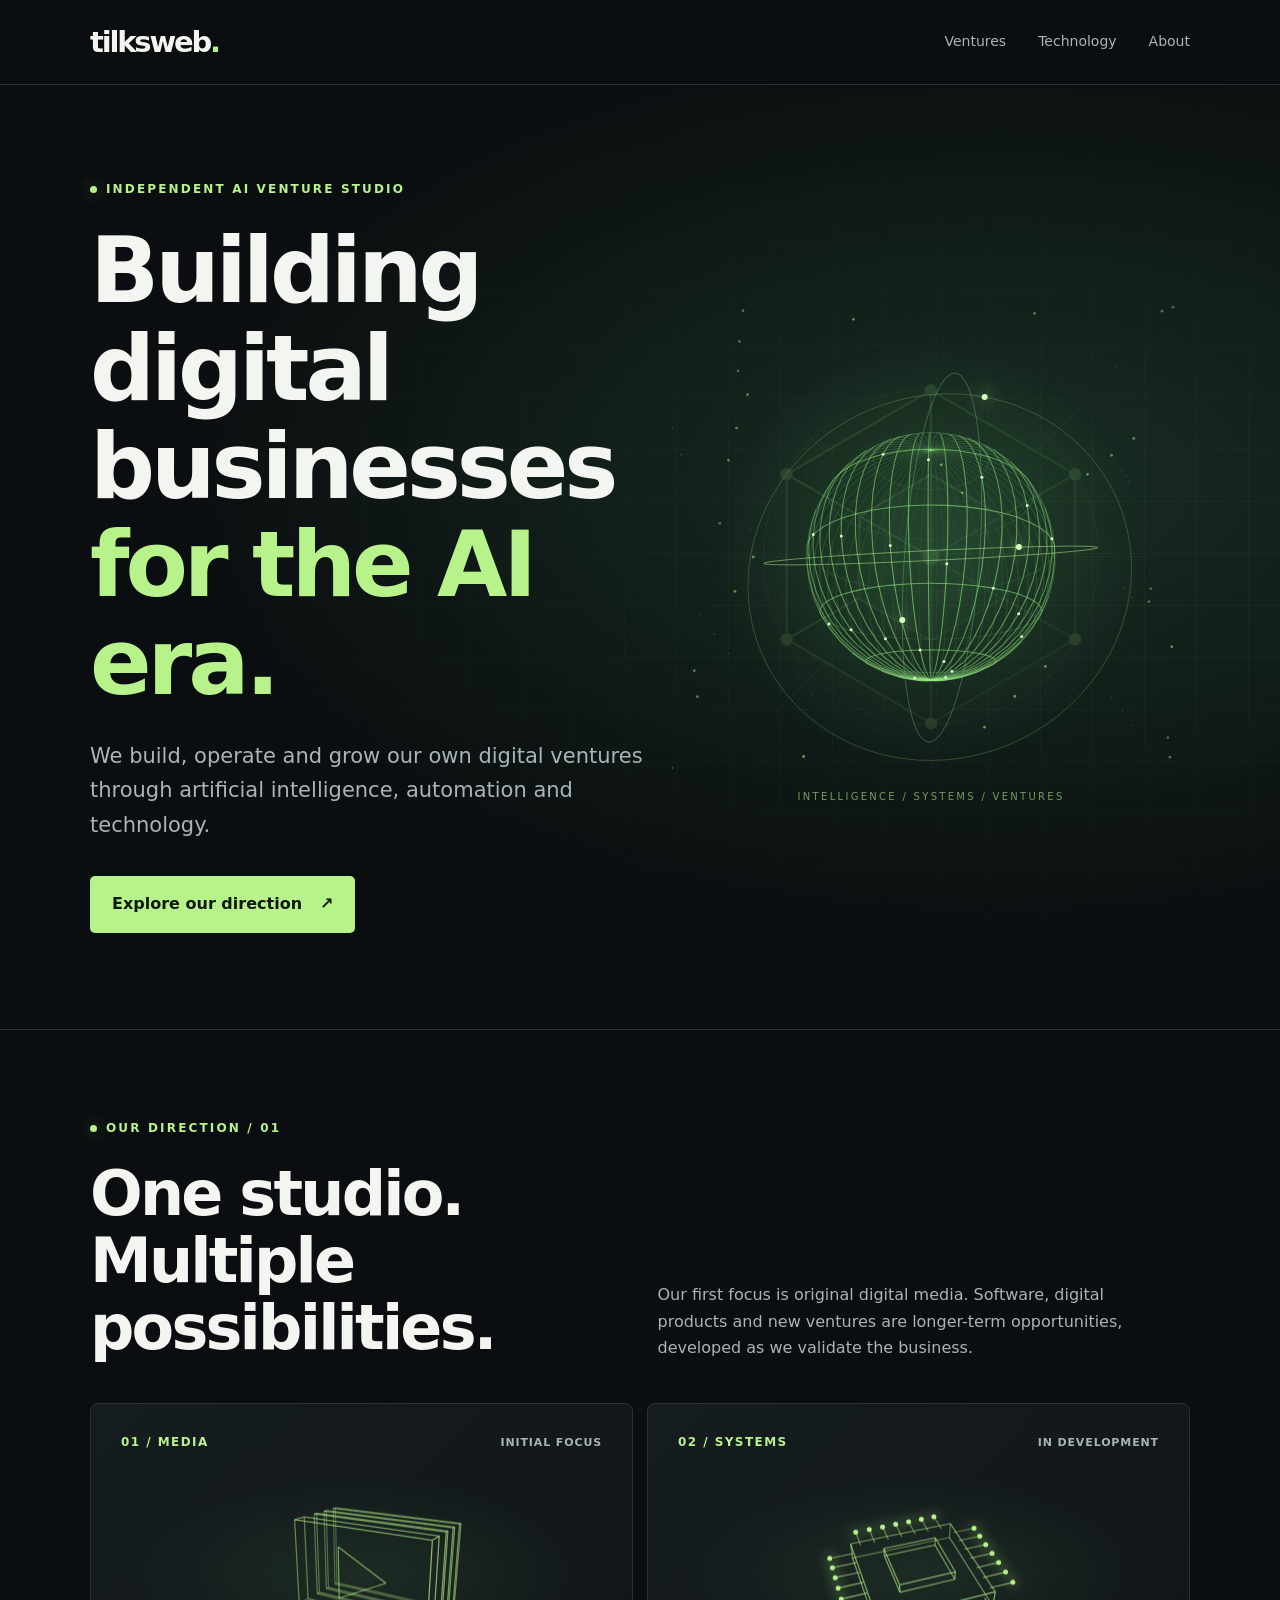
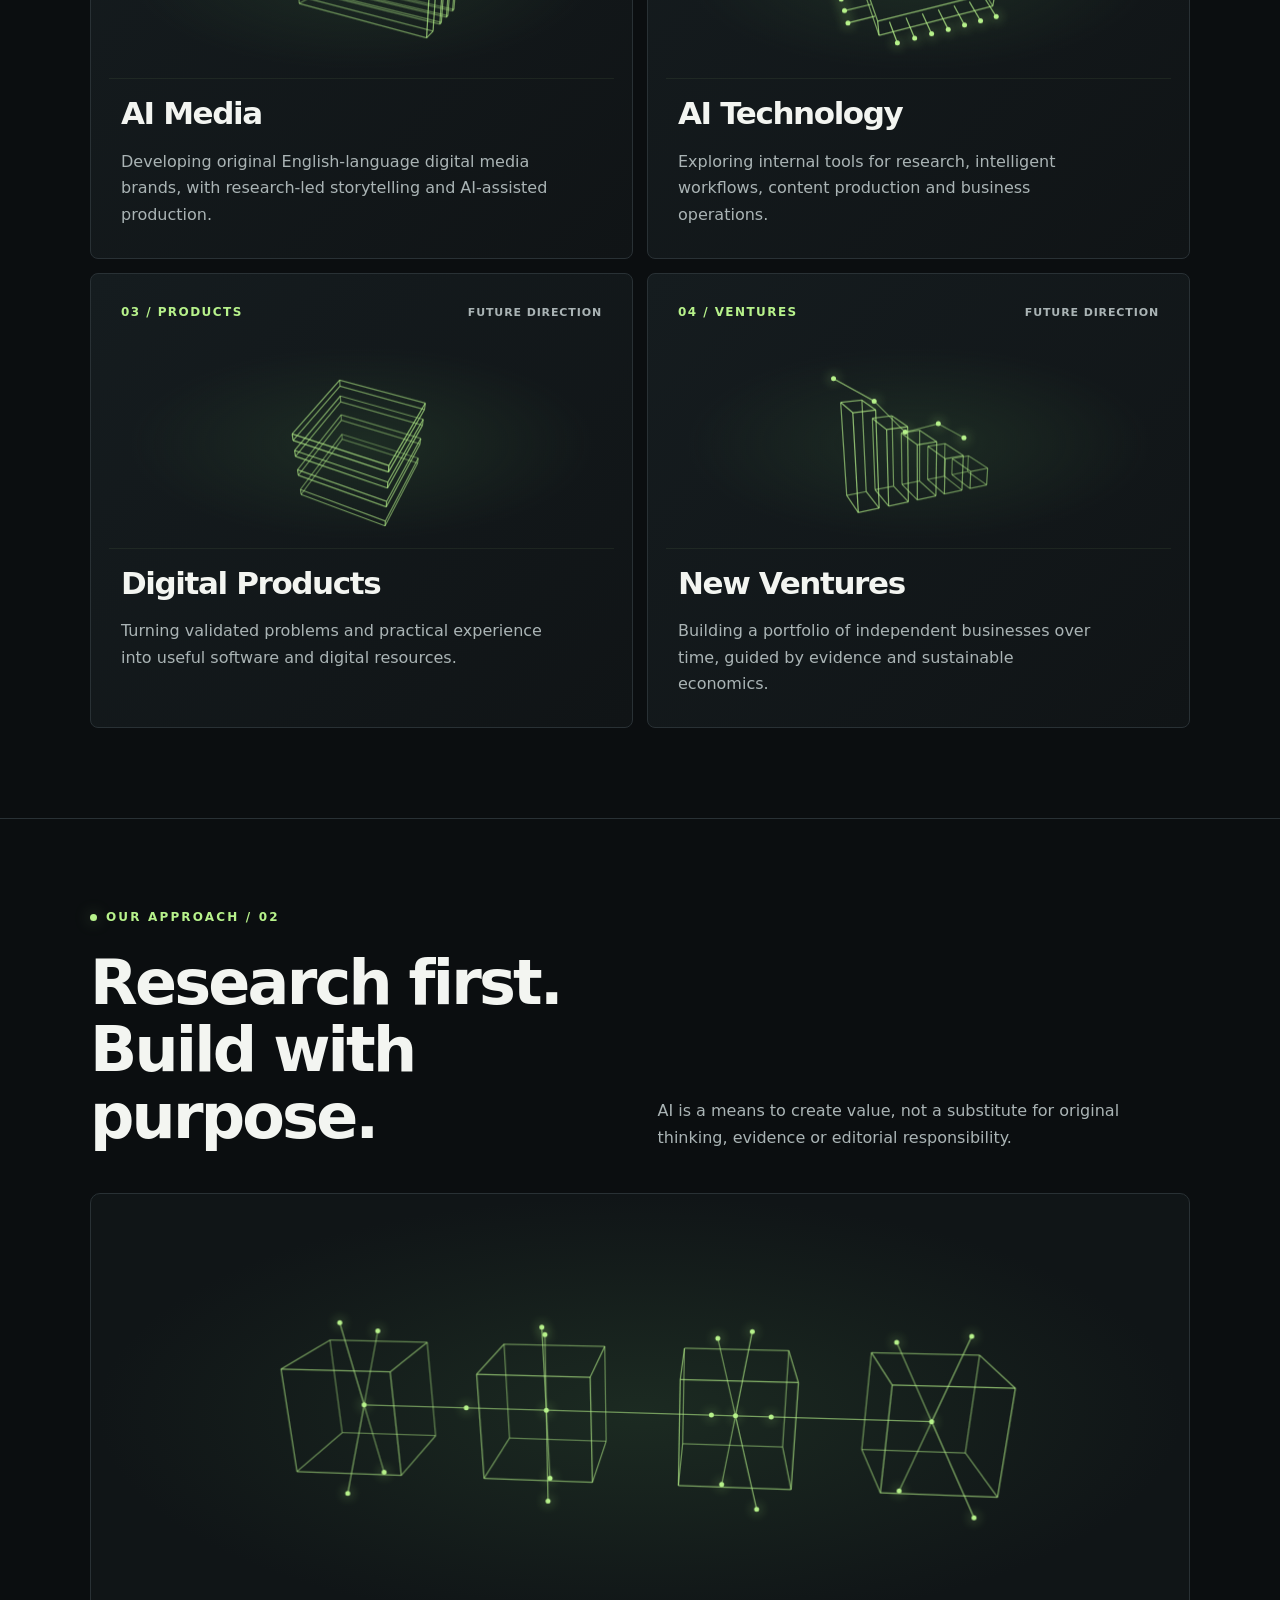
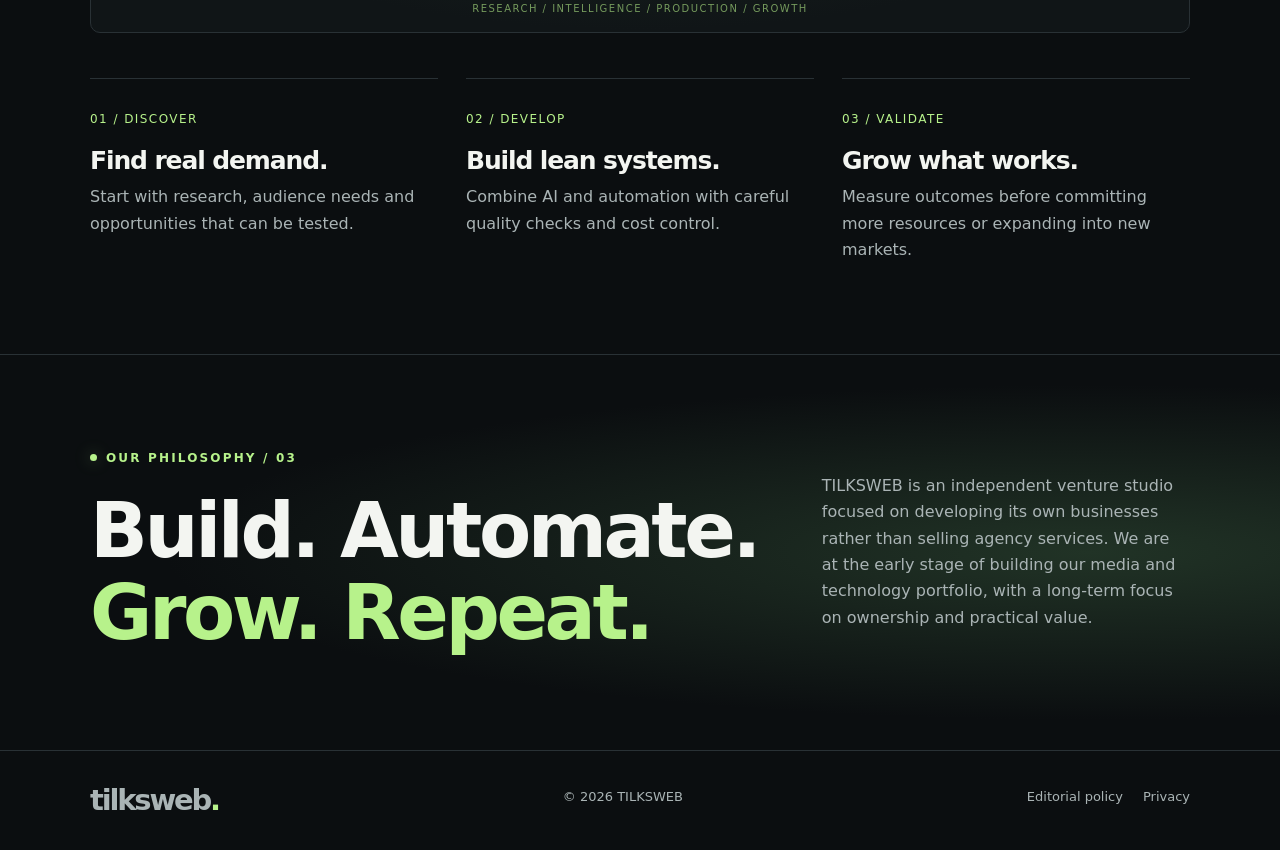
<file: public/index.html>
<!doctype html>
<html lang="en">
<head>
<meta charset="utf-8"><meta name="viewport" content="width=device-width,initial-scale=1">
<title>TILKSWEB — Independent AI Venture Studio</title>
<meta name="description" content="TILKSWEB is an independent venture studio developing its own digital media, software and products with AI and automation.">
<link rel="canonical" href="https://tilksweb.com/"><link rel="icon" href="/favicon.svg" type="image/svg+xml">
<meta name="theme-color" content="#0b0e10"><meta name="robots" content="noindex">
<style>
:root{color-scheme:dark;--bg:#0b0e10;--panel:#12171a;--line:#293135;--fg:#f3f5f1;--muted:#aab4b5;--accent:#b7f28b}
*{box-sizing:border-box}html{scroll-behavior:smooth}body{margin:0;background:var(--bg);color:var(--fg);font:16px/1.65 system-ui,-apple-system,BlinkMacSystemFont,"Segoe UI",sans-serif}a{color:inherit;text-decoration:none}a:hover{color:var(--accent)}a:focus-visible{outline:2px solid var(--accent);outline-offset:5px}h1,h2,h3,p{margin:0}h1,h2,h3{line-height:1.08;letter-spacing:-.045em}p{color:var(--muted)}.wrap{max-width:1220px;margin:auto;padding-inline:clamp(22px,5vw,60px)}header{border-bottom:1px solid var(--line)}.nav{display:flex;align-items:center;justify-content:space-between;min-height:84px;gap:24px;flex-wrap:wrap;padding-block:18px}.logo{font-weight:850;font-size:29px;letter-spacing:-.075em;line-height:1}.logo span,.accent{color:var(--accent)}nav{display:flex;gap:clamp(14px,3vw,32px);flex-wrap:wrap;font-size:14px;color:var(--muted)}.hero{overflow:hidden;border-bottom:1px solid var(--line);background:radial-gradient(ellipse at 85% 42%,#223629 0%,transparent 48%)}.hero-grid{min-height:620px;display:grid;grid-template-columns:1.25fr .75fr;align-items:center;gap:35px;padding-block:96px}.eyebrow{font:600 12px/1.4 system-ui,sans-serif;letter-spacing:.18em;text-transform:uppercase;color:var(--accent);margin-bottom:24px;display:flex;align-items:center;gap:9px}.eyebrow:before{content:"";width:7px;height:7px;background:var(--accent);border-radius:50%;box-shadow:0 0 16px #b7f28b66}h1{font-size:clamp(52px,7.1vw,100px);font-weight:760;max-width:850px}.hero p{max-width:570px;font-size:clamp(17px,2vw,21px);margin:26px 0 34px}.button{display:inline-flex;align-items:center;gap:18px;background:var(--accent);color:#101810;padding:15px 22px;font-weight:700;border-radius:5px}.button:hover{background:#e1ffd0;color:#101810}.art{width:100%;max-width:450px;justify-self:center;filter:drop-shadow(0 0 34px #a5f08b25)}.section{padding-block:90px;border-bottom:1px solid var(--line)}.section-head{display:grid;grid-template-columns:1fr 1fr;align-items:end;gap:35px;margin-bottom:42px}h2{font-size:clamp(36px,5vw,62px);font-weight:720}.section-head p{max-width:470px}.cards{display:grid;grid-template-columns:repeat(2,minmax(0,1fr));gap:14px}.card{min-height:230px;background:linear-gradient(135deg,#151c1f,#101416);border:1px solid var(--line);padding:30px;display:flex;flex-direction:column;gap:18px;border-radius:8px}.card-top{display:flex;justify-content:space-between;align-items:center;color:var(--accent);font:600 12px/1.4 system-ui;letter-spacing:.12em}.card h3{font-size:31px;margin-top:auto}.card p{max-width:430px}.mark{width:48px;height:48px;stroke:var(--accent);stroke-width:1.4;fill:none}.status{color:var(--muted);font-size:11px;text-transform:uppercase;letter-spacing:.08em}.method{display:grid;grid-template-columns:repeat(3,1fr);gap:28px}.method article{border-top:1px solid var(--line);padding-top:26px}.method h3{font-size:25px;margin:16px 0 10px}.method span{color:var(--accent);font-size:12px;letter-spacing:.12em}.statement{padding-block:95px;display:grid;grid-template-columns:1.3fr .7fr;gap:48px;align-items:center}.statement h2{font-size:clamp(42px,6vw,76px)}footer{border-top:1px solid var(--line);padding-block:35px;color:var(--muted);font-size:13px}.foot{display:flex;justify-content:space-between;gap:20px;flex-wrap:wrap}.foot-links{display:flex;gap:20px;flex-wrap:wrap}.skip{position:absolute;left:10px;top:-100px;background:var(--accent);color:#000;padding:10px}.skip:focus{top:10px}@media(max-width:760px){.hero-grid,.section-head,.statement{grid-template-columns:1fr}.hero-grid{padding-block:65px;min-height:auto}.art{max-width:300px}.section{padding-block:60px}.cards,.method{grid-template-columns:1fr}.statement{padding-block:60px}.nav{align-items:flex-start;flex-direction:column}.card{min-height:200px}}@media(prefers-reduced-motion:reduce){html{scroll-behavior:auto}}

.hero{position:relative;isolation:isolate;background:radial-gradient(ellipse at 78% 42%,#182e23 0%,#0b0e10 58%)}
.hero:before{content:"";position:absolute;inset:0;z-index:-1;pointer-events:none;background:linear-gradient(#b7f28b0b 1px,transparent 1px),linear-gradient(90deg,#b7f28b0b 1px,transparent 1px);background-size:52px 52px;mask-image:radial-gradient(ellipse at 80% 50%,black,transparent 72%)}
.hero-grid{grid-template-columns:minmax(0,1.05fr) minmax(0,.95fr);min-height:720px;gap:10px}
.scene{position:relative;width:100%;aspect-ratio:1;min-width:0;align-self:center;perspective:800px}
.scene .art{position:absolute;inset:0;width:100%;height:100%;max-width:none;opacity:.55}
.scene canvas{position:absolute;inset:0;width:100%;height:100%;display:block}
.scene.active .art{opacity:.12}.scene-caption{position:absolute;bottom:2%;left:0;right:0;text-align:center;font-size:10px;letter-spacing:.23em;color:#b7f28b99;pointer-events:none}
.card{transition:transform .35s ease,border-color .35s,box-shadow .35s;transform-style:preserve-3d;position:relative;overflow:hidden}
.card:before{content:"";position:absolute;inset:0;background:radial-gradient(circle at var(--mx,50%) var(--my,50%),#b7f28b12,transparent 55%);pointer-events:none;opacity:0;transition:opacity .3s}
.card:hover:before{opacity:1}.card:hover{border-color:#83a96c;box-shadow:0 20px 50px #0005}
.card .mark{transition:transform .35s;filter:drop-shadow(0 0 12px #b7f28b40)}.card:hover .mark{transform:translateZ(22px) scale(1.12)}
.motion-ready .reveal{opacity:0;transform:translateY(24px);transition:opacity .8s ease,transform .8s cubic-bezier(.2,.7,.2,1)}.motion-ready .reveal.visible{opacity:1;transform:none}
.hero h1{animation:hero-in 1s cubic-bezier(.2,.7,.2,1) both}.hero p,.hero .button{animation:hero-in 1s .15s both}@keyframes hero-in{from{opacity:0;transform:translateY(18px)}to{opacity:1;transform:none}}
@media(max-width:760px){.hero-grid{grid-template-columns:1fr;min-height:0;gap:0}.scene{max-width:440px;margin:auto}.scene .art{max-width:none}}
@media(prefers-reduced-motion:reduce){.hero h1,.hero p,.hero .button{animation:none}.card,.mark{transition:none}.motion-ready .reveal{opacity:1;transform:none;transition:none}}

.venture-visual{position:relative;height:210px;overflow:hidden;isolation:isolate;margin:0 -12px;background:radial-gradient(ellipse at center,#263d2b88,transparent 65%);border-bottom:1px solid #b7f28b12}
.venture-visual canvas,.system-visual canvas{width:100%;height:100%;display:block;position:absolute;inset:0}
.visual-fallback{position:absolute;inset:0;display:grid;place-items:center;color:var(--accent);font-size:76px;font-weight:200;opacity:.4}
.venture-visual.rendered .visual-fallback,.system-visual.rendered .visual-fallback{display:none}
.card{min-height:390px}.card h3{margin-top:0}.card .mark{display:none}
.system-visual{position:relative;height:clamp(260px,38vw,440px);margin:0 0 45px;border:1px solid var(--line);border-radius:10px;overflow:hidden;background:radial-gradient(ellipse,#263d2b88,transparent 70%),#101517}
.system-visual:after{content:"RESEARCH  /  INTELLIGENCE  /  PRODUCTION  /  GROWTH";position:absolute;bottom:15px;left:0;right:0;text-align:center;font-size:10px;letter-spacing:.15em;color:#b7f28b99;pointer-events:none}
#about{position:relative;overflow:hidden;background:radial-gradient(ellipse at 85% 50%,#213326,transparent 60%)}
@media(max-width:760px){.venture-visual{height:180px}.card{min-height:340px}.system-visual:after{font-size:8px;letter-spacing:.08em}}
</style></head>
<body><a class="skip" href="#main">Skip to content</a>
<header><div class="wrap nav"><a class="logo" href="/" aria-label="TILKSWEB home">tilksweb<span>.</span></a><nav aria-label="Main navigation"><a href="#ventures">Ventures</a><a href="#technology">Technology</a><a href="#about">About</a></nav></div></header>
<main id="main">
<section class="hero"><div class="wrap hero-grid"><div><div class="eyebrow">Independent AI venture studio</div><h1>Building digital businesses <span class="accent">for the AI era.</span></h1><p>We build, operate and grow our own digital ventures through artificial intelligence, automation and technology.</p><a class="button" href="#ventures">Explore our direction <span aria-hidden="true">↗</span></a></div>
<div class="scene" id="venture-scene"><svg class="art" viewBox="0 0 420 420" role="img" aria-label="Abstract geometric network of connected digital systems"><defs><linearGradient id="g" x1="0" y1="0" x2="1" y2="1"><stop stop-color="#b7f28b"/><stop offset="1" stop-color="#3c6955"/></linearGradient><pattern id="grid" width="28" height="28" patternUnits="userSpaceOnUse"><path d="M28 0H0V28" fill="none" stroke="#9bc7a0" stroke-opacity=".09"/></pattern></defs><rect x="10" y="10" width="400" height="400" fill="url(#grid)" rx="12"/><g fill="none" stroke="#769b7e" stroke-opacity=".45"><circle cx="210" cy="210" r="178" stroke-dasharray="2 9"/><circle cx="210" cy="210" r="136"/><circle cx="210" cy="210" r="94"/><path d="M210 32V388M32 210H388M84 84L336 336M336 84L84 336"/></g><g stroke="url(#g)" stroke-width="1.6" fill="#14271c"><path d="M210 75 327 143 327 277 210 345 93 277 93 143Z"/><path d="M210 75 210 210 327 143M93 143 210 210 327 277M93 277 210 210 210 345" fill="none"/><path d="M210 143 268 177 268 244 210 278 152 244 152 177Z" fill="#1f3a29"/><path d="M210 143V210L268 244M152 177 210 210 268 177M210 210V278" fill="none"/></g><g fill="#b7f28b"><circle cx="210" cy="75" r="5"/><circle cx="327" cy="143" r="5"/><circle cx="327" cy="277" r="5"/><circle cx="210" cy="345" r="5"/><circle cx="93" cy="277" r="5"/><circle cx="93" cy="143" r="5"/><circle cx="210" cy="210" r="7"/></g></svg><canvas id="venture-canvas" aria-hidden="true"></canvas><div class="scene-caption" aria-hidden="true">INTELLIGENCE / SYSTEMS / VENTURES</div></div></div></section>
<section class="section" id="ventures"><div class="wrap"><div class="section-head"><div><div class="eyebrow">Our direction / 01</div><h2>One studio.<br>Multiple possibilities.</h2></div><p>Our first focus is original digital media. Software, digital products and new ventures are longer-term opportunities, developed as we validate the business.</p></div>
<div class="cards">
<article class="card"><div class="card-top"><span>01 / MEDIA</span><span class="status">Initial focus</span></div><svg class="mark" viewBox="0 0 48 48" aria-hidden="true"><rect x="5" y="10" width="38" height="28" rx="4"/><path d="m20 17 12 7-12 7Z"/></svg><div class="venture-visual" data-model="media" aria-hidden="true"><div class="visual-fallback">▷</div><canvas></canvas></div><h3>AI Media</h3><p>Developing original English-language digital media brands, with research-led storytelling and AI-assisted production.</p></article>
<article class="card"><div class="card-top"><span>02 / SYSTEMS</span><span class="status">In development</span></div><svg class="mark" viewBox="0 0 48 48" aria-hidden="true"><rect x="11" y="11" width="26" height="26" rx="4"/><rect x="19" y="19" width="10" height="10"/><path d="M17 3v8m14-8v8M17 37v8m14-8v8M3 17h8m-8 14h8m26-14h8m-8 14h8"/></svg><div class="venture-visual" data-model="chip" aria-hidden="true"><div class="visual-fallback">▦</div><canvas></canvas></div><h3>AI Technology</h3><p>Exploring internal tools for research, intelligent workflows, content production and business operations.</p></article>
<article class="card"><div class="card-top"><span>03 / PRODUCTS</span><span class="status">Future direction</span></div><svg class="mark" viewBox="0 0 48 48" aria-hidden="true"><path d="m24 5 19 10-19 10L5 15ZM5 23l19 10 19-10M5 31l19 10 19-10"/></svg><div class="venture-visual" data-model="layers" aria-hidden="true"><div class="visual-fallback">◇</div><canvas></canvas></div><h3>Digital Products</h3><p>Turning validated problems and practical experience into useful software and digital resources.</p></article>
<article class="card"><div class="card-top"><span>04 / VENTURES</span><span class="status">Future direction</span></div><svg class="mark" viewBox="0 0 48 48" aria-hidden="true"><path d="M7 39h34M10 33l10-11 8 6L41 10M30 10h11v11"/></svg><div class="venture-visual" data-model="growth" aria-hidden="true"><div class="visual-fallback">↗</div><canvas></canvas></div><h3>New Ventures</h3><p>Building a portfolio of independent businesses over time, guided by evidence and sustainable economics.</p></article>
</div></div></section>
<section class="section" id="technology"><div class="wrap"><div class="section-head"><div><div class="eyebrow">Our approach / 02</div><h2>Research first.<br>Build with purpose.</h2></div><p>AI is a means to create value, not a substitute for original thinking, evidence or editorial responsibility.</p></div><div class="system-visual" data-model="network" aria-hidden="true"><div class="visual-fallback">◇</div><canvas></canvas></div><div class="method"><article><span>01 / DISCOVER</span><h3>Find real demand.</h3><p>Start with research, audience needs and opportunities that can be tested.</p></article><article><span>02 / DEVELOP</span><h3>Build lean systems.</h3><p>Combine AI and automation with careful quality checks and cost control.</p></article><article><span>03 / VALIDATE</span><h3>Grow what works.</h3><p>Measure outcomes before committing more resources or expanding into new markets.</p></article></div></div></section>
<section id="about"><div class="wrap statement"><div><div class="eyebrow">Our philosophy / 03</div><h2>Build. Automate.<br><span class="accent">Grow. Repeat.</span></h2></div><p>TILKSWEB is an independent venture studio focused on developing its own businesses rather than selling agency services. We are at the early stage of building our media and technology portfolio, with a long-term focus on ownership and practical value.</p></div></section>
</main><footer><div class="wrap foot"><a class="logo" href="/">tilksweb<span>.</span></a><span>© 2026 TILKSWEB</span><div class="foot-links"><a href="/editorial.html">Editorial policy</a><a href="/privacy.html">Privacy</a></div></div></footer>
<script>
(function(){
"use strict";
const reduce=matchMedia("(prefers-reduced-motion: reduce)");
const scene=document.getElementById("venture-scene"),canvas=document.getElementById("venture-canvas");
const ctx=canvas.getContext("2d");
if(ctx){
const pts=[],edges=[],rings=[],stars=[];let w=0,h=0,dpr=1,raf=0,visible=true,ax=.35,ay=0,mx=0,my=0,last=0;
for(let j=0;j<=24;j++){const phi=Math.PI*j/24;for(let i=0;i<48;i++){const th=2*Math.PI*i/48;pts.push([Math.sin(phi)*Math.cos(th),Math.cos(phi),Math.sin(phi)*Math.sin(th)]);if(j<24)edges.push([j*48+i,(j+1)*48+i]);if(j%4===0)edges.push([j*48+i,j*48+(i+1)%48]);}}
for(let k=0;k<3;k++){const ring=[];for(let i=0;i<=100;i++){const a=i*Math.PI*2/100,r=1.32+k*.13;const x=r*Math.cos(a),y=r*Math.sin(a);ring.push(k===0?[x,y*.32,y*.95]:k===1?[x*.35,y,x*.94]:[x,y,0]);}rings.push(ring);}
for(let i=0;i<90;i++){const a=i*2.399963,r=1.65+(i%11)/18;stars.push([r*Math.cos(a),((i*17)%97/97-.5)*3.4,r*Math.sin(a)]);}
function project(p,scale){const c=Math.cos(ay),s=Math.sin(ay),cx=Math.cos(ax),sx=Math.sin(ax);const x=p[0]*c-p[2]*s,z=p[0]*s+p[2]*c,y=p[1]*cx-z*sx,zz=p[1]*sx+z*cx;const f=4.8/(4.8-zz);return [w/2+x*scale*f,h/2+y*scale*f,zz];}
function resize(){const b=scene.getBoundingClientRect();w=b.width;h=b.height;dpr=Math.min(devicePixelRatio||1,2);canvas.width=Math.round(w*dpr);canvas.height=Math.round(h*dpr);ctx.setTransform(dpr,0,0,dpr,0,0);if(reduce.matches)draw(0);}
function draw(t){ctx.clearRect(0,0,w,h);const sc=Math.min(w,h)*.235;const gradient=ctx.createRadialGradient(w/2,h/2,0,w/2,h/2,sc*1.8);gradient.addColorStop(0,"rgba(123,220,117,.16)");gradient.addColorStop(1,"rgba(123,220,117,0)");ctx.fillStyle=gradient;ctx.fillRect(0,0,w,h);const ps=pts.map(p=>project(p,sc));for(const e of edges){const a=ps[e[0]],b=ps[e[1]],z=(a[2]+b[2])/2;ctx.strokeStyle="rgba(150,238,132,"+(.07+(z+1)*.26)+")";ctx.lineWidth=z>.25?1.1:.6;ctx.beginPath();ctx.moveTo(a[0],a[1]);ctx.lineTo(b[0],b[1]);ctx.stroke();}
for(let k=0;k<rings.length;k++){const ring=rings[k];ctx.beginPath();ring.forEach((p,i)=>{const q=project(p,sc);if(i)ctx.lineTo(q[0],q[1]);else ctx.moveTo(q[0],q[1]);});ctx.strokeStyle=["#b7f28b85","#70b88b66","#b7f28b38"][k];ctx.lineWidth=1;ctx.stroke();const a=(t*.00009+k*.32)%1*100;const q=project(ring[Math.floor(a)],sc);ctx.fillStyle="#d6ffb9";ctx.shadowColor="#b7f28b";ctx.shadowBlur=16;ctx.beginPath();ctx.arc(q[0],q[1],3,0,Math.PI*2);ctx.fill();ctx.shadowBlur=0;}
for(const p of stars){const q=project(p,sc);ctx.fillStyle="rgba(183,242,139,"+Math.max(.12,.3+q[2]*.12)+")";ctx.beginPath();ctx.arc(q[0],q[1],q[2]>0?1.4:.7,0,Math.PI*2);ctx.fill();}
for(let i=0;i<ps.length;i+=17){const p=ps[i];if(p[2]>.35){ctx.fillStyle="#d5ffbd";ctx.beginPath();ctx.arc(p[0],p[1],1.5,0,Math.PI*2);ctx.fill();}}
}
function loop(t){raf=0;if(!visible||document.hidden||reduce.matches)return;const dt=last?Math.min(t-last,40):16;last=t;ay+=dt*.00023+mx*.0008;ax+=(.35+my*.35-ax)*.025;draw(t);raf=requestAnimationFrame(loop);}
function start(){if(!raf&&visible&&!document.hidden&&!reduce.matches){last=0;raf=requestAnimationFrame(loop);}else if(reduce.matches)draw(0);}
scene.addEventListener("pointermove",e=>{const b=scene.getBoundingClientRect();mx=(e.clientX-b.left)/b.width-.5;my=(e.clientY-b.top)/b.height-.5;});scene.addEventListener("pointerleave",()=>{mx=0;my=0;});
new ResizeObserver(resize).observe(scene);if("IntersectionObserver" in window)new IntersectionObserver(es=>{visible=es[0].isIntersecting;start();}).observe(scene);document.addEventListener("visibilitychange",start);reduce.addEventListener("change",start);resize();scene.classList.add("active");start();
}
if(!reduce.matches&&"IntersectionObserver" in window){const elements=document.querySelectorAll(".section-head,.card,.method article,.statement");const observer=new IntersectionObserver(es=>{for(const e of es)if(e.isIntersecting){e.target.classList.add("visible");observer.unobserve(e.target);}}, {threshold:.08});elements.forEach(e=>{e.classList.add("reveal");observer.observe(e);});document.documentElement.classList.add("motion-ready");}
if(matchMedia("(hover: hover) and (pointer: fine)").matches&&!reduce.matches){document.querySelectorAll(".card").forEach(card=>{card.addEventListener("pointermove",e=>{const b=card.getBoundingClientRect(),x=(e.clientX-b.left)/b.width,y=(e.clientY-b.top)/b.height;card.style.setProperty("--mx",x*100+"%");card.style.setProperty("--my",y*100+"%");card.style.transform="perspective(850px) rotateX("+((.5-y)*6)+"deg) rotateY("+((x-.5)*6)+"deg) translateY(-3px)";});card.addEventListener("pointerleave",()=>{card.style.transform="";});});}
})();
</script>
<script>
(function(){
"use strict";
const motion=matchMedia("(prefers-reduced-motion: reduce)"),objects=[];
const edgeColor="#b7f28b";
function cube(cx,cy,cz,x,y,z){const v=[];for(const a of [-1,1])for(const b of [-1,1])for(const c of [-1,1])v.push([cx+a*x,cy+b*y,cz+c*z]);const e=[];for(let i=0;i<8;i++)for(const k of [1,2,4])if((i^k)>i)e.push([v[i],v[i^k]]);return e;}
function polygon(n,r,y,phase=0){return Array.from({length:n},(_,i)=>{const a=2*Math.PI*i/n+phase;return [r*Math.cos(a),y,r*Math.sin(a)];});}
function outline(p){return p.map((a,i)=>[a,p[(i+1)%p.length]]);}
function model(type,t){let e=[],nodes=[];if(type==="media"){e.push(...cube(0,0,0,1.25,.78,.13));const tri=[[-.33,-.45,.18],[.55,0,.18],[-.33,.45,.18]];e.push(...outline(tri));for(let j=0;j<3;j++)e.push(...cube(0,0,-.45-j*.3,1.25,.78,.035));}
if(type==="chip"){e.push(...cube(0,0,0,.92,.16,.92),...cube(0,.22,0,.45,.08,.45));for(let i=-3;i<=3;i++){const p=i*.25;for(const k of [-1,1]){e.push([[p,.08,k*.92],[p,.08,k*1.32]],[[k*.92,.08,p],[k*1.32,.08,p]]);nodes.push([p,.08,k*1.32],[k*1.32,.08,p]);}}}
if(type==="layers"){for(let i=0;i<4;i++){const y=(i-1.5)*(.42+.06*Math.sin(t+i));const a=polygon(4,1.1,y,Math.PI/4);e.push(...outline(a));for(let j=0;j<4;j++){const p=a[j];e.push([p,[p[0],p[1]-.13,p[2]]]);}e.push(...outline(a.map(p=>[p[0],p[1]-.13,p[2]])));}}
if(type==="growth"){for(let i=0;i<5;i++){const height=(i+1)*.32; e.push(...cube((i-2)*.5,height/2-.85,0,.17,height/2,.32));}const p=[[-1.2,-.25,.55],[-.65,.1,.55],[0,.03,.55],[.55,.65,.55],[1.2,1.08,.55]];for(let i=1;i<p.length;i++)e.push([p[i-1],p[i]]);nodes=p;}
if(type==="network"){const p=[[-2.4,0,0],[-.8,0,0],[.8,0,0],[2.4,0,0]];for(let i=0;i<p.length;i++){const q=p[i];e.push(...cube(q[0],q[1],q[2],.45,.45,.45));nodes.push(q);if(i<p.length-1){e.push([q,p[i+1]]);const f=(t*.35+i*.31)%1;nodes.push([q[0]+1.6*f,0,0]);}for(let j=0;j<4;j++){const a=j*Math.PI/2+t*.3;const n=[q[0]+.18*Math.sin(a),.95*Math.cos(a),.95*Math.sin(a)];e.push([q,n]);nodes.push(n);}}}
return {e,nodes};}
function draw(o,t){const {ctx,w,h,type}=o;if(!w||!h)return;ctx.clearRect(0,0,w,h);const scale=type==="network"?Math.min(w*.135,h*.27):Math.min(w,h)*.29;const angle=type==="network"?Math.sin(t*.25)*.22:t*.45+o.phase;const tilt=type==="chip"||type==="layers"?.75:.35;const cy=Math.cos(angle),sy=Math.sin(angle),cx=Math.cos(tilt),sx=Math.sin(tilt);
function project(p){const x=p[0]*cy-p[2]*sy,z=p[0]*sy+p[2]*cy,y=p[1]*cx-z*sx,zz=p[1]*sx+z*cx,f=7/(7-zz);return [w/2+x*scale*f,h/2-y*scale*f,zz];}
const m=model(type,t);const sorted=m.e.map(e=>e.map(project)).sort((a,b)=>(a[0][2]+a[1][2])-(b[0][2]+b[1][2]));
for(const [a,b] of sorted){const z=(a[2]+b[2])*.5;ctx.strokeStyle="rgba(183,242,139,"+Math.max(.14,Math.min(.95,.58+z*.19))+")";ctx.lineWidth=1.25;ctx.beginPath();ctx.moveTo(a[0],a[1]);ctx.lineTo(b[0],b[1]);ctx.stroke();}
for(const p of m.nodes){const q=project(p);ctx.fillStyle=edgeColor;ctx.shadowColor=edgeColor;ctx.shadowBlur=12;ctx.beginPath();ctx.arc(q[0],q[1],2.5,0,Math.PI*2);ctx.fill();ctx.shadowBlur=0;}
}
let raf=0;
function tick(ms){raf=0;if(document.hidden||motion.matches)return;let any=false;for(const o of objects)if(o.visible){draw(o,ms/1000);any=true;}if(any)raf=requestAnimationFrame(tick);}
function start(){if(!raf&&!document.hidden&&!motion.matches&&objects.some(o=>o.visible))raf=requestAnimationFrame(tick);}
for(const el of document.querySelectorAll("[data-model]")){const canvas=el.querySelector("canvas"),ctx=canvas.getContext("2d");if(!ctx)continue;const o={el,canvas,ctx,type:el.dataset.model,w:0,h:0,visible:true,phase:objects.length*.7};objects.push(o);function resize(){const b=el.getBoundingClientRect(),d=Math.min(devicePixelRatio||1,2);o.w=b.width;o.h=b.height;canvas.width=Math.round(b.width*d);canvas.height=Math.round(b.height*d);ctx.setTransform(d,0,0,d,0,0);draw(o,0);el.classList.add("rendered");}if("ResizeObserver" in window)new ResizeObserver(resize).observe(el);else addEventListener("resize",resize);resize();if("IntersectionObserver" in window)new IntersectionObserver(es=>{o.visible=es[0].isIntersecting;start();}).observe(el);}
document.addEventListener("visibilitychange",start);motion.addEventListener("change",()=>{if(motion.matches){for(const o of objects)draw(o,0);}else start();});start();
})();
</script></body></html>
</file>
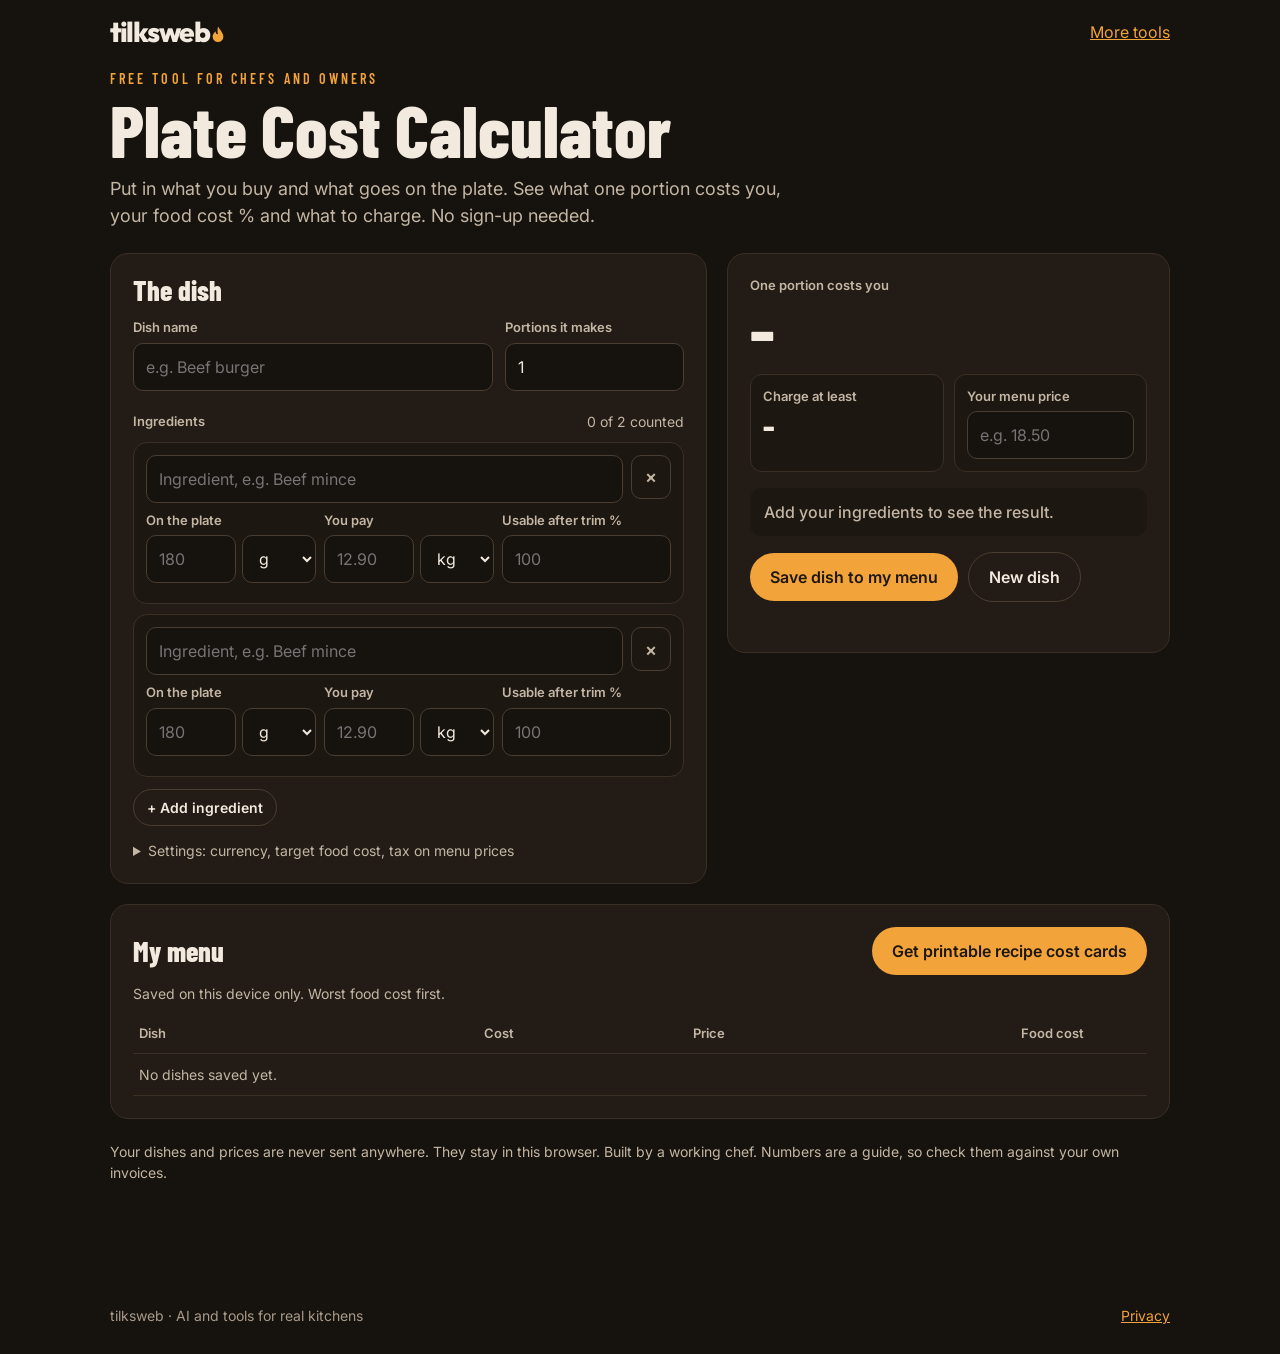
<file: public/food-cost/index.html>
<!doctype html>
<html lang="en">
<head>
<meta charset="utf-8">
<meta name="viewport" content="width=device-width,initial-scale=1">
<title>Plate Cost Calculator: free food cost tool for chefs | tilksweb</title>
<meta name="description" content="Work out what every plate costs you, your food cost % and the menu price you should charge. Free, built by a working chef. Works on your phone.">
<meta name="robots" content="noindex">
<link rel="icon" href="/favicon.svg" type="image/svg+xml">
<link rel="preconnect" href="https://fonts.googleapis.com">
<link href="https://fonts.googleapis.com/css2?family=Barlow+Condensed:wght@600;800&amp;family=Outfit:wght@800&amp;family=Inter:wght@400;500;600;700&amp;display=swap" rel="stylesheet">
<style>
:root{--bg:#16120e;--panel:#231c16;--panel2:#1d1712;--line:#3a2f25;--line2:#4a3d31;--text:#f3eadf;--muted:#c4b6a4;--amber:#f2a33a;--copper:#c2562b;--good:#7fbf7a;--bad:#e2704a}
*{box-sizing:border-box}
html,body{overflow-x:hidden}
body{margin:0;background:var(--bg);color:var(--text);font:16px/1.5 Inter,system-ui,sans-serif}
a{color:var(--amber)}
header{max-width:1100px;margin:0 auto;padding:20px 20px;display:flex;justify-content:space-between;align-items:center;gap:16px}
.logo{display:inline-flex;align-items:flex-end;gap:2px;font:800 28px/.8 Outfit,system-ui,sans-serif;letter-spacing:-.045em;color:var(--text);text-decoration:none}
main{max-width:1100px;margin:0 auto;padding:6px 20px 80px}
.eyebrow{font:600 14px 'Barlow Condensed',sans-serif;letter-spacing:.22em;color:var(--amber)}
h1{font:800 clamp(42px,7vw,72px)/.95 'Barlow Condensed',sans-serif;margin:8px 0 12px}
h2{font:800 28px/1 'Barlow Condensed',sans-serif;margin:0}
.lead{color:var(--muted);font-size:18px;max-width:680px;margin:0 0 24px}
.card{background:var(--panel);border:1px solid var(--line);border-radius:18px;padding:22px}
.layout{display:grid;grid-template-columns:minmax(0,1.35fr) minmax(0,1fr);gap:20px;align-items:start}
.sticky{position:sticky;top:16px}
input,select{background:var(--bg);color:var(--text);border:1px solid var(--line2);border-radius:10px;padding:11px 12px;font:inherit;width:100%;min-width:0}
input:focus-visible,select:focus-visible,button:focus-visible,a:focus-visible{outline:2px solid var(--amber);outline-offset:2px}
label,.lab{font-weight:600;font-size:13px;color:var(--muted);display:block;margin-bottom:5px}
button{font:inherit;font-weight:600;border:0;border-radius:999px;padding:12px 20px;cursor:pointer;background:var(--amber);color:#1d1712}
button.ghost{background:transparent;color:var(--text);border:1px solid var(--line2)}
button.small{padding:7px 13px;font-size:14px}
button.x{background:transparent;border:1px solid var(--line2);color:var(--muted);border-radius:10px;padding:0;width:40px;height:44px;font-size:18px}
.row{display:flex;gap:10px;flex-wrap:wrap;align-items:center}
.grid2{display:grid;grid-template-columns:minmax(0,2fr) minmax(0,1fr);gap:12px}
.ing{border:1px solid var(--line);background:var(--panel2);border-radius:14px;padding:12px;margin-top:10px}
.ing-top{display:grid;grid-template-columns:minmax(0,1fr) 40px;gap:8px;margin-bottom:8px}
.ing-grid{display:grid;grid-template-columns:repeat(3,minmax(0,1fr));gap:8px}
.pair{display:grid;grid-template-columns:minmax(0,1fr) 74px;gap:6px}
.line-cost{margin-top:8px;font-size:14px;color:var(--muted);display:flex;justify-content:space-between;gap:10px}
.line-cost b{color:var(--text);font-variant-numeric:tabular-nums}
.warn{color:var(--bad)}
.bar{height:5px;border-radius:9px;background:#2d241c;margin-top:6px;overflow:hidden}.bar i{display:block;height:100%;background:var(--copper)}
.big{font:800 64px/.9 'Barlow Condensed',sans-serif;font-variant-numeric:tabular-nums}
.kpis{display:grid;grid-template-columns:1fr 1fr;gap:10px;margin:16px 0}
.kpi{background:var(--panel2);border:1px solid var(--line);border-radius:12px;padding:12px}
.kpi .v{font:800 30px/1 'Barlow Condensed',sans-serif;font-variant-numeric:tabular-nums;margin-top:4px}
.verdict{border-radius:12px;padding:12px 14px;font-weight:600;margin-top:4px}
.verdict.ok{background:rgba(127,191,122,.12);color:var(--good)}.verdict.hi{background:rgba(226,112,74,.13);color:var(--bad)}.verdict.na{background:var(--panel2);color:var(--muted);font-weight:500}
.settings{display:grid;grid-template-columns:repeat(3,minmax(0,1fr));gap:12px;margin-top:16px}
details summary{cursor:pointer;color:var(--muted);font-size:14px;margin-top:14px}
table{width:100%;border-collapse:collapse}
th,td{text-align:left;padding:10px 6px;border-bottom:1px solid var(--line);font-size:15px}
th{color:var(--muted);font-weight:600;font-size:13px}
.num{text-align:right;font-variant-numeric:tabular-nums}
.table-wrap{overflow-x:auto}
.pill{display:inline-block;padding:2px 9px;border-radius:99px;font-size:13px;font-weight:700}
.pill.ok{background:rgba(127,191,122,.15);color:var(--good)}.pill.hi{background:rgba(226,112,74,.15);color:var(--bad)}
.note{color:var(--muted);font-size:14px}
.toast{min-height:1.4em;color:var(--muted);font-size:14px;margin-top:8px}
dialog{background:var(--panel);color:var(--text);border:1px solid var(--line2);border-radius:18px;padding:24px;max-width:440px;width:calc(100% - 28px)}
dialog::backdrop{background:rgba(0,0,0,.65)}
.check{display:flex;gap:10px;align-items:flex-start;font-size:14px;color:var(--muted);margin:14px 0}
.check input{width:20px;height:20px;flex:none;margin-top:1px}
footer{max-width:1100px;margin:0 auto;padding:28px 20px;color:#a89a8a;font-size:14px;display:flex;justify-content:space-between;gap:16px;flex-wrap:wrap}
#cards{display:none}
#mbar{display:none}
@media (max-width:860px){#mbar{display:flex;position:fixed;left:0;right:0;bottom:0;z-index:5;justify-content:space-between;align-items:center;gap:10px;padding:10px 16px calc(10px + env(safe-area-inset-bottom));background:rgba(29,23,18,.96);border-top:1px solid var(--line);font-weight:600}#mbar b{font:800 26px 'Barlow Condensed',sans-serif}#mbar a{font-size:14px}body{padding-bottom:70px}}
@media (max-width:860px){.layout{grid-template-columns:1fr}.sticky{position:static}}
@media (max-width:560px){main{padding:4px 14px 60px}.card{padding:16px 14px}.ing-grid{grid-template-columns:1fr 1fr}.ing-grid .yield{grid-column:span 2}.settings{grid-template-columns:1fr 1fr}.settings .cur{grid-column:span 2}.big{font-size:56px}th,td{padding:8px 4px;font-size:14px}}
@media print{
  @page{margin:14mm}
  body{background:#fff;color:#111;font-size:12px}
  header,main,footer,dialog,#mbar{display:none!important}
  #cards{display:block!important}
  .rc{break-inside:avoid;border:1px solid #bbb;border-radius:8px;padding:12px 14px;margin:0 0 12px}
  .rc h3{font:800 22px 'Barlow Condensed',sans-serif;margin:0 0 4px}
  .rc table th,.rc table td{color:#111;border-color:#ddd;padding:4px;font-size:12px}
  .rc .sum{display:flex;gap:18px;flex-wrap:wrap;margin-top:8px;font-weight:600}
  .made{text-align:center;color:#666;font-size:11px;margin-top:10px}
}
</style>
</head>
<body>
<header>
  <a class="logo" href="/">tilksweb<svg width="12" height="17" viewBox="0 0 20 27" aria-hidden="true"><path d="M10 0C14 7 19 11 19 17A9 9 0 0 1 1 17C1 13 4 10 6 8C6 12 8 13 10 13C9 9 9 4 10 0Z" fill="#f2a33a"/></svg></a>
  <a href="/">More tools</a>
</header>
<main>
  <div class="eyebrow">FREE TOOL FOR CHEFS AND OWNERS</div>
  <h1>Plate Cost Calculator</h1>
  <p class="lead">Put in what you buy and what goes on the plate. See what one portion costs you, your food cost % and what to charge. No sign-up needed.</p>

  <div class="layout">
    <section class="card" aria-labelledby="dishH">
      <h2 id="dishH">The dish</h2>
      <div class="grid2" style="margin-top:14px">
        <div><label for="dishName">Dish name</label><input id="dishName" placeholder="e.g. Beef burger"></div>
        <div><label for="portions">Portions it makes</label><input id="portions" type="text" inputmode="decimal" value="1"></div>
      </div>

      <div class="row" style="justify-content:space-between;margin-top:20px"><span class="lab" style="margin:0">Ingredients</span><span class="note" id="ingCount"></span></div>
      <div id="ings"></div>
      <button class="ghost small" id="addIng" style="margin-top:12px">+ Add ingredient</button>

      <details id="setBox">
        <summary>Settings: currency, target food cost, tax on menu prices</summary>
        <div class="settings">
          <div class="cur"><label for="cur">Currency</label><select id="cur"><option>€</option><option>£</option><option>$</option><option value="kr">kr</option></select></div>
          <div><label for="target">Target food cost %</label><input id="target" inputmode="decimal" value="30"></div>
          <div><label for="vat">Tax in menu price %</label><input id="vat" inputmode="decimal" value="0"></div>
        </div>
        <p class="note" style="margin:10px 0 0">If your menu prices include VAT or MVA, put the rate here (for example 25 or 15). Food cost % is then worked out on the price without tax, the way your accountant does it.</p>
      </details>
    </section>

    <aside class="card sticky" aria-live="polite">
      <div class="lab">One portion costs you</div>
      <div class="big" id="perPortion">–</div>
      <div class="kpis">
        <div class="kpi"><div class="lab" style="margin:0">Charge at least</div><div class="v" id="suggested">–</div><div class="note" id="suggestedNote"></div></div>
        <div class="kpi"><label for="menuPrice" style="margin:0">Your menu price</label><input id="menuPrice" inputmode="decimal" placeholder="e.g. 18.50" style="margin-top:4px"></div>
      </div>
      <div id="verdict" class="verdict na">Add your ingredients to see the result.</div>
      <div id="profitLine" class="note" style="margin-top:10px"></div>
      <div class="row" style="margin-top:16px">
        <button id="saveDish">Save dish to my menu</button>
        <button class="ghost" id="newDish">New dish</button>
      </div>
      <div class="toast" id="toast"></div>
    </aside>
  </div>

  <section class="card" style="margin-top:20px" aria-labelledby="menuH">
    <div class="row" style="justify-content:space-between">
      <h2 id="menuH">My menu</h2>
      <button id="printBtn">Get printable recipe cost cards</button>
    </div>
    <p class="note" style="margin:8px 0 0">Saved on this device only. Worst food cost first.</p>
    <div class="table-wrap" style="margin-top:10px"><table>
      <thead><tr><th>Dish</th><th class="num">Cost</th><th class="num">Price</th><th class="num">Food cost</th><th></th></tr></thead>
      <tbody id="menuBody"><tr><td colspan="5" class="note">No dishes saved yet.</td></tr></tbody>
    </table></div>
  </section>

  <p class="note" style="margin-top:22px">Your dishes and prices are never sent anywhere. They stay in this browser. Built by a working chef. Numbers are a guide, so check them against your own invoices.</p>
</main>

<dialog id="gate" aria-labelledby="gateH">
  <form method="dialog" id="gateForm">
    <h2 id="gateH">Your recipe cost cards</h2>
    <p class="note" style="margin:8px 0 14px">One page per dish with ingredients, cost per portion, menu price and food cost %. Print them for the kitchen or save as PDF. Free, just leave your email.</p>
    <label for="email">Email</label>
    <input id="email" type="email" autocomplete="email" required placeholder="you@restaurant.com">
    <label class="check"><input type="checkbox" id="consent" required><span>Send me new free kitchen tools from tilksweb. I can unsubscribe any time. <a href="/privacy.html" target="_blank">Privacy</a></span></label>
    <div class="row"><button id="gateGo" value="go">Get my cards</button><button class="ghost" value="cancel" formnovalidate>Not now</button></div>
    <div class="toast" id="gateMsg"></div>
  </form>
</dialog>

<div id="mbar" aria-hidden="true"><span>Per portion <b id="mCost">–</b></span><span id="mPct" class="note"></span><a href="#perPortion">See result ↓</a></div>
<div id="cards"></div>

<footer><span>tilksweb · AI and tools for real kitchens</span><a href="/privacy.html">Privacy</a></footer>

<script id="core">
// Pure functions, tested in tests/foodcost.test.mjs.
var UNITS = {g:['w',1], kg:['w',1000], ml:['v',1], l:['v',1000], pcs:['p',1]};
function num(v){
  if (typeof v === 'number') return isFinite(v) ? v : NaN;
  var s = String(v == null ? '' : v).trim().replace(/\s/g, '');
  if (!s) return NaN;
  if (s.indexOf(',') >= 0 && s.indexOf('.') >= 0) s = s.lastIndexOf(',') > s.lastIndexOf('.') ? s.replace(/\./g, '').replace(',', '.') : s.replace(/,/g, '');
  else s = s.replace(',', '.');
  var n = Number(s);
  return isFinite(n) ? n : NaN;
}
function ingredientCost(i){
  var amount = num(i.amount), price = num(i.price), y = i.yieldPct === '' || i.yieldPct == null ? 100 : num(i.yieldPct);
  if (!(amount > 0) || !(price >= 0)) return {cost: 0, error: 'missing'};
  var u = UNITS[i.unit], p = UNITS[i.per];
  if (!u || !p) return {cost: 0, error: 'unit'};
  if (u[0] !== p[0]) return {cost: 0, error: 'mismatch'};
  if (!(y > 0 && y <= 100)) return {cost: 0, error: 'yield'};
  return {cost: (amount * u[1]) / p[1] * price / (y / 100), error: null};
}
function dishCost(dish){
  var portions = num(dish.portions); if (!(portions > 0)) portions = 1;
  var lines = (dish.items || []).map(function(i){ var r = ingredientCost(i); return {name: i.name || 'Ingredient', cost: r.cost, error: r.error}; });
  var total = lines.reduce(function(s, l){ return s + l.cost; }, 0);
  lines.forEach(function(l){ l.share = total > 0 ? l.cost / total : 0; });
  return {total: total, perPortion: total / portions, lines: lines, complete: lines.length > 0 && lines.every(function(l){ return !l.error; })};
}
function pricing(perPortion, o){
  var target = num(o.targetPct), vat = num(o.vatPct); if (!(vat >= 0)) vat = 0;
  var res = {suggestedGross: NaN, actualPct: NaN, profitNet: NaN};
  if (perPortion > 0 && target > 0 && target < 100) res.suggestedGross = niceUp(perPortion / (target / 100) * (1 + vat / 100));
  var menu = num(o.menuPrice);
  if (perPortion > 0 && menu > 0){ var net = menu / (1 + vat / 100); res.actualPct = perPortion / net * 100; res.profitNet = net - perPortion; }
  return res;
}
function niceUp(x){ var step = x >= 100 ? 1 : x >= 20 ? 0.5 : 0.1; return Math.ceil(x / step - 1e-9) * step; }
function money(x, cur){
  if (!isFinite(x)) return '–';
  var s = x.toFixed(2);
  return cur === 'kr' ? s.replace('.', ',') + ' kr' : cur + s;
}
</script>

<script>
var KEY = 'tw_foodcost_v1';
var $ = function(id){ return document.getElementById(id); };
function load(){ try { return JSON.parse(localStorage.getItem(KEY)) || {}; } catch(e){ return {}; } }
function store(){ try { localStorage.setItem(KEY, JSON.stringify(state)); } catch(e){} }
var state = load();
state.settings = state.settings || {cur:'€', target:'30', vat:'0'};
state.menu = state.menu || [];
var blankItem = function(){ return {name:'', amount:'', unit:'g', price:'', per:'kg', yieldPct:''}; };
var dish = state.draft || {id:null, name:'', portions:'1', menuPrice:'', items:[blankItem(), blankItem()]};

function esc(s){ return String(s == null ? '' : s).replace(/[&<>"']/g, function(c){ return {'&':'&amp;','<':'&lt;','>':'&gt;','"':'&quot;',"'":'&#39;'}[c]; }); }
function opts(list, sel){ return list.map(function(u){ return '<option' + (u === sel ? ' selected' : '') + '>' + u + '</option>'; }).join(''); }

function renderIngs(){
  $('ings').innerHTML = dish.items.map(function(it, k){
    return '<div class="ing" data-k="' + k + '">' +
      '<div class="ing-top"><input data-f="name" aria-label="Ingredient name" placeholder="Ingredient, e.g. Beef mince" value="' + esc(it.name) + '"><button class="x" data-del="' + k + '" aria-label="Remove ingredient">×</button></div>' +
      '<div class="ing-grid">' +
        '<div><span class="lab">On the plate</span><div class="pair"><input data-f="amount" inputmode="decimal" placeholder="180" value="' + esc(it.amount) + '" aria-label="Amount used"><select data-f="unit" aria-label="Unit used">' + opts(['g','kg','ml','l','pcs'], it.unit) + '</select></div></div>' +
        '<div><span class="lab">You pay</span><div class="pair"><input data-f="price" inputmode="decimal" placeholder="12.90" value="' + esc(it.price) + '" aria-label="Purchase price"><select data-f="per" aria-label="Price per">' + opts(['kg','l','pcs'], it.per) + '</select></div></div>' +
        '<div class="yield"><span class="lab">Usable after trim %</span><input data-f="yieldPct" inputmode="decimal" placeholder="100" value="' + esc(it.yieldPct) + '" aria-label="Usable percent after trimming"></div>' +
      '</div><div class="line-cost" id="lc' + k + '"></div></div>';
  }).join('');
  update();
}

var ERR = {missing:'Add amount and price', mismatch:'Units don’t match (weight vs volume vs pieces)', yield:'Usable % must be 1 to 100', unit:'Pick a unit'};
function update(){
  var s = state.settings, r = dishCost(dish), cur = s.cur;
  r.lines.forEach(function(l, k){
    var el = $('lc' + k); if (!el) return;
    var it = dish.items[k], empty = !it.amount && !it.price;
    el.innerHTML = empty ? '' : l.error ? '<span class="warn">' + ERR[l.error] + '</span>' :
      '<span>' + Math.round(l.share * 100) + '% of the dish</span><b>' + money(l.cost, cur) + '</b>';
  });
  var filled = r.lines.filter(function(l){ return !l.error; }).length;
  $('ingCount').textContent = filled + ' of ' + dish.items.length + ' counted';
  var pp = r.perPortion, p = pricing(pp, {targetPct: s.target, vatPct: s.vat, menuPrice: dish.menuPrice});
  $('perPortion').textContent = pp > 0 ? money(pp, cur) : '–';
  $('suggested').textContent = money(p.suggestedGross, cur);
  $('suggestedNote').textContent = isFinite(p.suggestedGross) ? 'for ' + num(s.target) + '% food cost' + (num(s.vat) > 0 ? ', incl. ' + num(s.vat) + '% tax' : '') : '';
  var v = $('verdict'), t = num(s.target);
  if (!(pp > 0)) { v.className = 'verdict na'; v.textContent = 'Add your ingredients to see the result.'; $('profitLine').textContent = ''; }
  else if (!isFinite(p.actualPct)) { v.className = 'verdict na'; v.textContent = 'Type your menu price to see your food cost %.'; $('profitLine').textContent = ''; }
  else {
    var hi = p.actualPct > t + 0.05;
    v.className = 'verdict ' + (hi ? 'hi' : 'ok');
    v.textContent = 'Food cost ' + p.actualPct.toFixed(1) + '%' + (hi ? '. Above your ' + t + '% target. Raise the price or cut the portion.' : '. Within your ' + t + '% target.');
    $('profitLine').textContent = 'You keep ' + money(p.profitNet, cur) + ' per plate after ingredients' + (num(s.vat) > 0 ? ' and tax' : '') + '.';
  }
  $('mCost').textContent = pp > 0 ? money(pp, cur) : '–';
  $('mPct').textContent = isFinite(p.actualPct) ? p.actualPct.toFixed(1) + '% food cost' : '';
  state.draft = dish; store();
}

$('ings').addEventListener('input', function(e){
  var f = e.target.dataset.f, box = e.target.closest('.ing'); if (!f || !box) return;
  dish.items[+box.dataset.k][f] = e.target.value; update();
});
$('ings').addEventListener('click', function(e){
  var k = e.target.dataset.del; if (k == null) return;
  dish.items.splice(+k, 1); if (!dish.items.length) dish.items.push(blankItem()); renderIngs();
});
$('addIng').onclick = function(){ dish.items.push(blankItem()); renderIngs(); var last = $('ings').lastElementChild; if (last) last.querySelector('input').focus(); };
$('dishName').oninput = function(){ dish.name = this.value; update(); };
$('portions').oninput = function(){ dish.portions = this.value; update(); };
$('menuPrice').oninput = function(){ dish.menuPrice = this.value; update(); };
['cur','target','vat'].forEach(function(id){ $(id).oninput = $(id).onchange = function(){ state.settings[id] = this.value; update(); renderMenu(); }; });

function toast(msg){ $('toast').textContent = msg; clearTimeout(toast.t); toast.t = setTimeout(function(){ $('toast').textContent = ''; }, 3500); }
$('saveDish').onclick = function(){
  var r = dishCost(dish);
  if (!dish.name.trim()) { toast('Give the dish a name first.'); $('dishName').focus(); return; }
  if (!(r.perPortion > 0)) { toast('Add at least one ingredient with amount and price.'); return; }
  var copy = JSON.parse(JSON.stringify(dish)); copy.items = copy.items.filter(function(i){ return i.name || i.amount || i.price; });
  if (!copy.id) copy.id = Date.now().toString(36);
  dish.id = copy.id;
  var at = state.menu.findIndex(function(d){ return d.id === copy.id; });
  if (at >= 0) state.menu[at] = copy; else state.menu.push(copy);
  store(); renderMenu(); toast('Saved "' + copy.name + '" to your menu.');
};
$('newDish').onclick = function(){ dish = {id:null, name:'', portions:'1', menuPrice:'', items:[blankItem(), blankItem()]}; fill(); $('dishName').focus(); };

function rowCalc(d){ var r = dishCost(d), p = pricing(r.perPortion, {targetPct: state.settings.target, vatPct: state.settings.vat, menuPrice: d.menuPrice}); return {d:d, r:r, p:p}; }
function sortedMenu(){ return state.menu.map(rowCalc).sort(function(a, b){ return (isFinite(b.p.actualPct) ? b.p.actualPct : -1) - (isFinite(a.p.actualPct) ? a.p.actualPct : -1); }); }
function renderMenu(){
  var cur = state.settings.cur, t = num(state.settings.target);
  if (!state.menu.length) { $('menuBody').innerHTML = '<tr><td colspan="5" class="note">No dishes saved yet.</td></tr>'; return; }
  $('menuBody').innerHTML = sortedMenu().map(function(x){
    var pct = x.p.actualPct, pill = isFinite(pct) ? '<span class="pill ' + (pct > t + 0.05 ? 'hi' : 'ok') + '">' + pct.toFixed(1) + '%</span>' : '<span class="note">no price</span>';
    return '<tr><td><a href="#" data-open="' + esc(x.d.id) + '">' + esc(x.d.name) + '</a></td><td class="num">' + money(x.r.perPortion, cur) + '</td><td class="num">' + (num(x.d.menuPrice) > 0 ? money(num(x.d.menuPrice), cur) : '–') + '</td><td class="num">' + pill + '</td><td class="num"><button class="x" style="height:34px;width:34px" data-rm="' + esc(x.d.id) + '" aria-label="Delete ' + esc(x.d.name) + '">×</button></td></tr>';
  }).join('');
}
$('menuBody').addEventListener('click', function(e){
  var o = e.target.dataset.open, rm = e.target.dataset.rm;
  if (o) { e.preventDefault(); var d = state.menu.find(function(x){ return x.id === o; }); if (d) { dish = JSON.parse(JSON.stringify(d)); if (!dish.items.length) dish.items.push(blankItem()); fill(); window.scrollTo({top:0, behavior:'smooth'}); } }
  if (rm) { var d2 = state.menu.find(function(x){ return x.id === rm; }); if (d2 && confirm('Delete "' + d2.name + '" from your menu?')) { state.menu = state.menu.filter(function(x){ return x.id !== rm; }); if (dish.id === rm) dish.id = null; store(); renderMenu(); } }
});

function fill(){
  $('dishName').value = dish.name || ''; $('portions').value = dish.portions || '1'; $('menuPrice').value = dish.menuPrice || '';
  $('cur').value = state.settings.cur; $('target').value = state.settings.target; $('vat').value = state.settings.vat;
  renderIngs();
}

function buildCards(){
  var cur = state.settings.cur, list = state.menu.length ? sortedMenu() : [rowCalc(dish)];
  $('cards').innerHTML = list.map(function(x){
    var d = x.d, r = x.r, p = x.p;
    return '<div class="rc"><h3>' + esc(d.name || 'Dish') + '</h3><div>Makes ' + esc(num(d.portions) > 0 ? num(d.portions) : 1) + ' portion(s)</div>' +
      '<table><thead><tr><th>Ingredient</th><th>On the plate</th><th>Bought at</th><th>Usable</th><th class="num">Cost</th></tr></thead><tbody>' +
      d.items.map(function(i, k){ var l = r.lines[k]; return '<tr><td>' + esc(i.name) + '</td><td>' + esc(i.amount) + ' ' + esc(i.unit) + '</td><td>' + esc(i.price) + ' / ' + esc(i.per) + '</td><td>' + esc(i.yieldPct || 100) + '%</td><td class="num">' + (l && !l.error ? money(l.cost, cur) : '–') + '</td></tr>'; }).join('') +
      '</tbody></table><div class="sum"><span>Cost per portion: ' + money(r.perPortion, cur) + '</span><span>Menu price: ' + (num(d.menuPrice) > 0 ? money(num(d.menuPrice), cur) : '–') + '</span><span>Food cost: ' + (isFinite(p.actualPct) ? p.actualPct.toFixed(1) + '%' : '–') + '</span><span>Charge at least: ' + money(p.suggestedGross, cur) + '</span></div></div>';
  }).join('') + '<div class="made">Made free with tilksweb.com · Plate Cost Calculator</div>';
}
function printCards(){ buildCards(); setTimeout(function(){ window.print(); }, 50); }

$('printBtn').onclick = function(){
  if (!state.menu.length && !(dishCost(dish).perPortion > 0)) { toast('Save at least one dish first.'); window.scrollTo({top:0, behavior:'smooth'}); return; }
  if (state.unlocked) return printCards();
  $('gateMsg').textContent = ''; $('gate').showModal(); $('email').focus();
};
$('gateForm').addEventListener('submit', function(e){
  if (e.submitter && e.submitter.value === 'cancel') return;
  e.preventDefault();
  var email = $('email').value.trim();
  if (!$('email').checkValidity() || !$('consent').checked) { $('gateMsg').textContent = 'Add your email and tick the box.'; return; }
  $('gateGo').disabled = true; $('gateMsg').textContent = 'Saving...';
  fetch('/api/lead', {method:'POST', headers:{'Content-Type':'application/json'}, body: JSON.stringify({email: email, consent: true, source: 'food-cost'})})
    .then(function(r){ return r.json().catch(function(){ return {}; }).then(function(d){ return {ok: r.ok, d: d}; }); })
    .then(function(x){
      if (!x.ok) throw Error(x.d.error || 'Could not save.');
      state.unlocked = true; store(); $('gate').close(); printCards();
    })
    .catch(function(err){ $('gateMsg').textContent = err.message + ' Please try again.'; })
    .finally(function(){ $('gateGo').disabled = false; });
});

fill(); renderMenu();
</script>
</body>
</html>
</file>
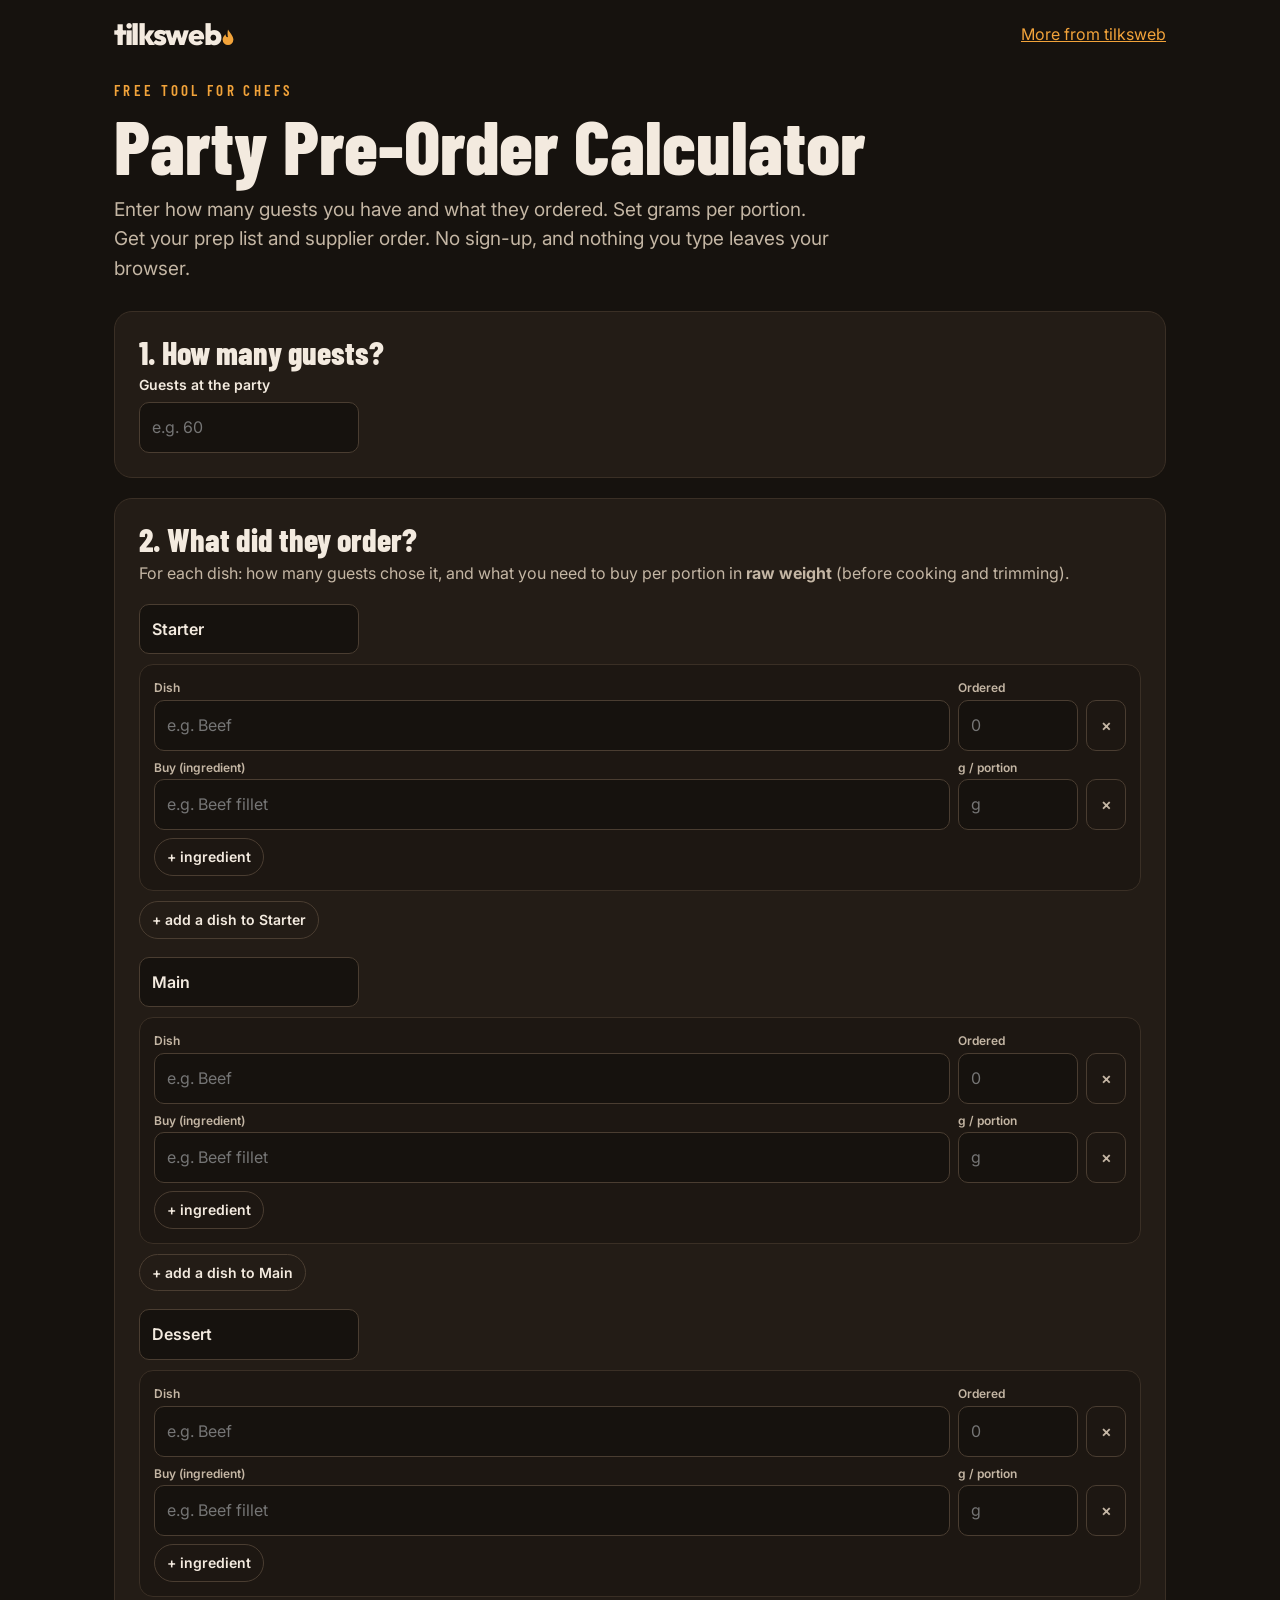
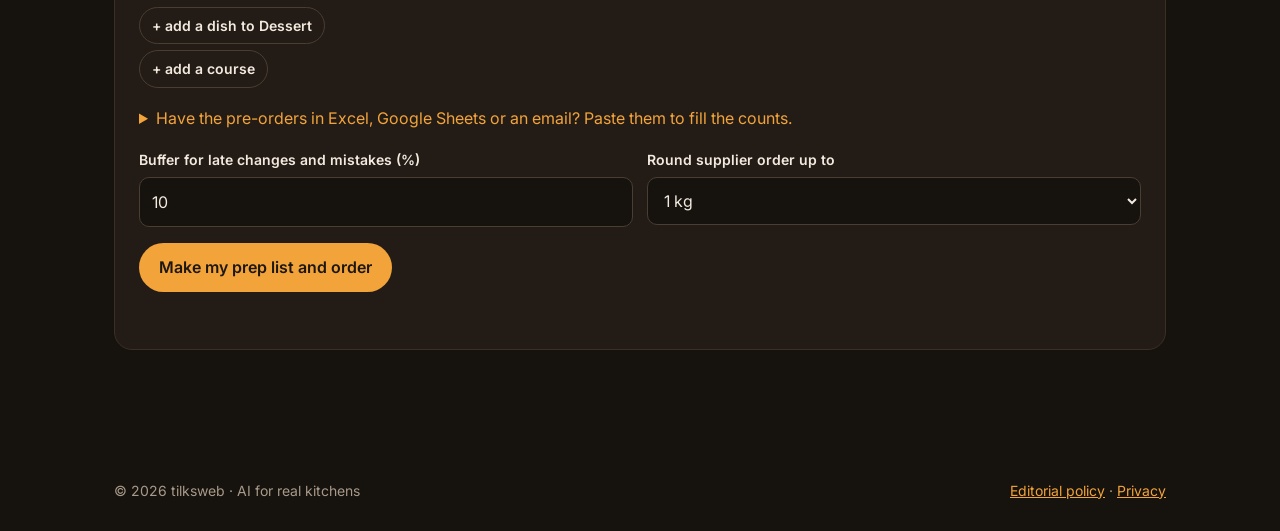
<file: public/party/index.html>
<!doctype html>
<html lang="en">
<head>
<meta charset="utf-8">
<meta name="viewport" content="width=device-width,initial-scale=1">
<title>Party Pre-Order Calculator — free tool for chefs | tilksweb</title>
<meta name="description" content="Enter your guest numbers and pre-orders, set grams per portion and get a prep list and supplier order in seconds. Free, no sign-up, nothing leaves your browser.">
<link rel="icon" href="/favicon.svg" type="image/svg+xml">
<link rel="preconnect" href="https://fonts.googleapis.com">
<link href="https://fonts.googleapis.com/css2?family=Barlow+Condensed:wght@600;800&amp;family=Outfit:wght@800&amp;family=Inter:wght@400;500;600&amp;display=swap" rel="stylesheet">
<style>
:root{--bg:#16120e;--panel:#231c16;--line:#3a2f25;--text:#f3eadf;--muted:#c4b6a4;--amber:#f2a33a;--copper:#c2562b}
*{box-sizing:border-box}
body{margin:0;background:var(--bg);color:var(--text);font:16px/1.55 Inter,system-ui,sans-serif}
a{color:var(--amber)}
header{max-width:1100px;margin:0 auto;padding:22px 24px;display:flex;justify-content:space-between;align-items:center;gap:16px;flex-wrap:wrap}
.logo{display:inline-flex;align-items:flex-end;gap:2px;font:800 30px/.8 Outfit,system-ui,sans-serif;letter-spacing:-.045em;color:var(--text);text-decoration:none}
main{max-width:1100px;margin:0 auto;padding:12px 24px 80px}
.eyebrow{font:600 15px 'Barlow Condensed',sans-serif;letter-spacing:.22em;color:var(--amber)}
h1{font:800 clamp(44px,7vw,76px)/.95 'Barlow Condensed',sans-serif;margin:10px 0 14px}
h2{font:800 32px/1 'Barlow Condensed',sans-serif;margin:0 0 6px}
.lead{color:var(--muted);font-size:19px;max-width:720px;margin:0 0 28px}
.step{background:var(--panel);border:1px solid var(--line);border-radius:18px;padding:24px;margin:0 0 20px}
.step p.hint{color:var(--muted);margin:0 0 14px}
textarea,input,select{background:var(--bg);color:var(--text);border:1px solid #4a3d31;border-radius:10px;padding:12px;font:inherit;width:100%}
textarea{min-height:190px;font-family:ui-monospace,Consolas,monospace;font-size:14px}
label{font-weight:600;font-size:14px;display:block;margin-bottom:6px}
button{font:inherit;font-weight:600;border:0;border-radius:999px;padding:12px 20px;cursor:pointer;background:var(--amber);color:#1d1712}
button.ghost{background:transparent;color:var(--text);border:1px solid #4a3d31}
button.small{padding:7px 12px;font-size:14px}
button:focus-visible,input:focus-visible,textarea:focus-visible,select:focus-visible,a:focus-visible{outline:2px solid var(--amber);outline-offset:2px}
.row{display:flex;gap:12px;flex-wrap:wrap;align-items:center}
.msg{min-height:1.4em;color:var(--muted);margin:10px 0 0}
.course{margin-top:18px}
.course h3{font:600 16px 'Barlow Condensed',sans-serif;letter-spacing:.18em;color:var(--amber);margin:0 0 8px;text-transform:uppercase}
.dish{border:1px solid var(--line);border-radius:14px;padding:14px;margin-bottom:10px;background:#1d1712}
.dish-head{display:flex;justify-content:space-between;align-items:center;gap:10px;flex-wrap:wrap;margin-bottom:10px}
.dish-head strong{font-size:18px}
.count{display:flex;align-items:center;gap:8px;color:var(--muted);font-size:14px}
.count input{width:90px}
.ing{display:grid;grid-template-columns:minmax(0,1fr) 120px 40px;gap:8px;margin-bottom:8px}
.ing button{padding:0;border-radius:10px;background:transparent;border:1px solid #4a3d31;color:var(--muted)}
.settings{display:grid;grid-template-columns:repeat(auto-fit,minmax(200px,1fr));gap:14px}
.out{display:grid;grid-template-columns:repeat(auto-fit,minmax(min(100%,420px),1fr));gap:20px}
table{width:100%;border-collapse:collapse}
th,td{text-align:left;padding:9px 6px;border-bottom:1px solid var(--line)}
th{font-weight:600;color:var(--muted);font-size:14px}
td.num,th.num{text-align:right;font-variant-numeric:tabular-nums}
td.big{font:800 22px 'Barlow Condensed',sans-serif}
.note{color:var(--muted);font-size:14px}
html,body{overflow-x:hidden}
.table-wrap{overflow-x:auto;-webkit-overflow-scrolling:touch}
.ing input{min-width:0}
.lbl{margin-bottom:2px}.lbl span{font-size:12px;color:var(--muted);font-weight:600}
@media (max-width:560px){main{padding:8px 14px 60px}.step{padding:18px 14px}.dish{padding:12px}.ing{grid-template-columns:minmax(0,1fr) 82px 36px}th,td{padding:8px 4px;font-size:14px}td.big{font-size:19px}textarea{font-size:12px}}
footer{max-width:1100px;margin:0 auto;padding:30px 24px;color:#a89a8a;font-size:14px;display:flex;justify-content:space-between;gap:16px;flex-wrap:wrap}
@media print{
  body{background:#fff;color:#000}
  header,footer,.no-print,.step.input-step{display:none!important}
  .step{border:0;background:#fff;padding:0}
  th,td{border-color:#ccc;color:#000}
  .eyebrow,h1,.lead{color:#000}
}
</style>
</head>
<body>
<header>
  <a class="logo" href="/">tilksweb<svg width="12" height="17" viewBox="0 0 20 27" aria-hidden="true"><path d="M10 0C14 7 19 11 19 17A9 9 0 0 1 1 17C1 13 4 10 6 8C6 12 8 13 10 13C9 9 9 4 10 0Z" fill="#f2a33a"/></svg></a>
  <a href="/" class="no-print">More from tilksweb</a>
</header>
<main>
  <div class="eyebrow">FREE TOOL FOR CHEFS</div>
  <h1>Party Pre-Order Calculator</h1>
  <p class="lead">Enter how many guests you have and what they ordered. Set grams per portion. Get your prep list and supplier order. No sign-up, and nothing you type leaves your browser.</p>

  <section class="step input-step" aria-labelledby="s1">
    <h2 id="s1">1. How many guests?</h2>
    <div style="max-width:220px"><label for="guests">Guests at the party</label><input id="guests" type="number" min="1" step="1" inputmode="numeric" placeholder="e.g. 60"></div>
  </section>

  <section class="step input-step" aria-labelledby="s2">
    <h2 id="s2">2. What did they order?</h2>
    <p class="hint">For each dish: how many guests chose it, and what you need to buy per portion in <strong>raw weight</strong> (before cooking and trimming).</p>
    <div id="courses"></div>
    <div class="row" style="margin-top:6px"><button id="addCourse" type="button" class="ghost small">+ add a course</button></div>
    <details style="margin-top:18px">
      <summary style="cursor:pointer;color:var(--amber)">Have the pre-orders in Excel, Google Sheets or an email? Paste them to fill the counts.</summary>
      <p class="hint" style="margin-top:10px">One guest per row, one column per course. A header row like <em>Guest, Starter, Main, Dessert</em> helps.</p>
      <label for="paste">Pasted pre-orders</label>
      <textarea id="paste" spellcheck="false" placeholder="Guest	Starter	Main	Dessert
Anna	Soup	Beef	Brownie
Mark	Tartare	Salmon	Cheese"></textarea>
      <div class="row" style="margin-top:12px"><button id="countBtn" type="button" class="ghost">Fill counts from this list</button></div>
      <p class="msg" id="pasteMsg" role="status" aria-live="polite"></p>
    </details>
    <div class="settings" style="margin-top:18px">
      <div><label for="buffer">Buffer for late changes and mistakes (%)</label><input id="buffer" type="number" min="0" max="50" step="1" value="10"></div>
      <div><label for="roundTo">Round supplier order up to</label><select id="roundTo"><option value="0.1">0.1 kg</option><option value="0.5">0.5 kg</option><option value="1" selected>1 kg</option></select></div>
    </div>
    <div class="row" style="margin-top:16px"><button id="calcBtn" type="button">Make my prep list and order</button></div>
    <p class="msg" id="calcMsg" role="status" aria-live="polite"></p>
  </section>

  <section class="step" aria-labelledby="s3" id="resultStep" hidden>
    <h2 id="s3">3. Your prep list and supplier order</h2>
    <p class="note" id="summary"></p>
    <div class="out">
      <div><h3 class="eyebrow" style="margin:12px 0 6px">PREP LIST</h3><div class="table-wrap"><table><thead><tr><th>Dish</th><th class="num">Portions</th><th>Ingredient</th><th class="num">Need</th></tr></thead><tbody id="prepBody"></tbody></table></div></div>
      <div><h3 class="eyebrow" style="margin:12px 0 6px">SUPPLIER ORDER</h3><div class="table-wrap"><table><thead><tr><th>Ingredient</th><th class="num">Exact</th><th class="num">Order</th></tr></thead><tbody id="orderBody"></tbody></table></div></div>
    </div>
    <div class="row no-print" style="margin-top:18px"><button id="printBtn" type="button">Print</button><button id="copyBtn" type="button" class="ghost">Copy as text</button></div>
    <p class="msg no-print" id="copyMsg" role="status" aria-live="polite"></p>
    <p class="note">Tip: print each guest a slip with their choices. Guests forget what they ordered, and you run out of the one dish you had no extra of.</p>
  </section>
</main>
<footer><span>© 2026 tilksweb · AI for real kitchens</span><span><a href="/editorial.html">Editorial policy</a> · <a href="/privacy.html">Privacy</a></span></footer>

<script id="core">
// Pure functions (also tested in tests/party.test.mjs).
const SKIP=/^(-|–|none|n\/a|na|no|x|)$/i;
function detectDelimiter(lines){
  const sample=lines.slice(0,20).join('\n');
  if(sample.includes('\t'))return '\t';
  const semi=(sample.match(/;/g)||[]).length, comma=(sample.match(/,/g)||[]).length;
  if(semi>0&&semi>=comma)return ';';
  if(comma>0)return ',';
  return null;
}
function parsePreorders(text){
  const lines=String(text||'').split(/\r?\n/).map(l=>l.trim()).filter(Boolean);
  if(!lines.length)return {courses:[],guests:0};
  const delim=detectDelimiter(lines);
  let rows=lines.map(l=>(delim?l.split(delim):[l]).map(c=>c.trim()));
  const width=Math.max(...rows.map(r=>r.length));
  rows=rows.map(r=>{while(r.length<width)r.push('');return r;});
  let header=null;
  if(/^(guest|name|guests|names|#)$/i.test(rows[0][0])||rows[0].some(c=>/^(starter|starters|main|mains|dessert|desserts|course|appetizer|appetizers|entree|entrée|entrees|first course|second course)$/i.test(c))){header=rows[0];rows=rows.slice(1);}
  let skipFirst=false;
  if(width>1){
    if(header&&/^(guest|name|guests|names|#)$/i.test(header[0]))skipFirst=true;
    else if(!header){const col=rows.map(r=>r[0].toLowerCase());skipFirst=new Set(col).size===col.length&&rows.length>3;}
  }
  const start=skipFirst?1:0, courses=[];
  for(let c=start;c<width;c++){
    const name=(header&&header[c])||('Course '+(c-start+1));
    const counts=new Map();
    for(const r of rows){const v=r[c]||'';if(SKIP.test(v))continue;const key=v.toLowerCase();const e=counts.get(key)||{name:v,count:0};e.count++;counts.set(key,e);}
    if(counts.size)courses.push({name,dishes:[...counts.values()].sort((a,b)=>b.count-a.count)});
  }
  return {courses,guests:rows.length};
}
function roundUp(kg,step){return Math.ceil((kg-1e-9)/step)*step;}
function calculate(courses,bufferPct,step){
  const f=1+Math.max(0,Number(bufferPct)||0)/100, prep=[], totals=new Map();
  for(const course of courses)for(const d of course.dishes){
    for(const it of d.items||[]){
      const g=Number(it.grams), n=Number(d.count);
      if(!it.name||!(g>0)||!(n>0))continue;
      const kg=n*g*f/1000;
      prep.push({course:course.name,dish:d.name,portions:n,ingredient:it.name,kg});
      const key=it.name.trim().toLowerCase();const t=totals.get(key)||{ingredient:it.name.trim(),kg:0};t.kg+=kg;totals.set(key,t);
    }
  }
  const order=[...totals.values()].map(t=>({...t,order:roundUp(t.kg,step)})).sort((a,b)=>b.kg-a.kg);
  return {prep,order};
}
function fmtKg(kg){return kg>=10?kg.toFixed(1):kg.toFixed(2).replace(/0$/,'');}
</script>
<script>
(function(){
'use strict';
const $=id=>document.getElementById(id);
const blankDish=()=>({name:'',count:'',items:[{name:'',grams:''}]});
let courses=[{name:'Starter',dishes:[blankDish()]},{name:'Main',dishes:[blankDish()]},{name:'Dessert',dishes:[blankDish()]}];
function el(tag,attrs={},text){const e=document.createElement(tag);for(const[k,v]of Object.entries(attrs))e.setAttribute(k,v);if(text!=null)e.textContent=text;return e;}
function guests(){return Math.max(0,Math.floor(Number($('guests').value)||0));}
function courseStatus(c){
  const g=guests(), n=c.dishes.reduce((a,d)=>a+(Number(d.count)||0),0);
  if(!g||!n)return {text:n?n+' ordered':'',warn:false};
  if(n===g)return {text:n+' of '+g+' guests ✓',warn:false};
  if(n<g)return {text:n+' of '+g+' guests, '+(g-n)+' missing',warn:true};
  return {text:n+' ordered, '+(n-g)+' more than guests',warn:true};
}
function updateStatus(){document.querySelectorAll('[data-status]').forEach(s=>{const c=courses[Number(s.dataset.status)];if(!c)return;const st=courseStatus(c);s.textContent=st.text;s.style.color=st.warn?'#ffb27a':'var(--muted)';});}
function render(){
  const box=$('courses');box.replaceChildren();
  courses.forEach((course,ci)=>{
    const sec=el('div',{class:'course'});
    const head=el('div',{class:'dish-head'});
    const cn=el('input',{type:'text',value:course.name,'aria-label':'Course name',style:'max-width:220px;font-weight:600'});cn.addEventListener('input',()=>{course.name=cn.value;});
    const st=el('span',{'data-status':String(ci),style:'font-size:14px'});
    head.append(cn,st);sec.append(head);
    course.dishes.forEach((d,di)=>{
      const card=el('div',{class:'dish'});
      const l1=el('div',{class:'ing lbl'});l1.append(el('span',{},'Dish'),el('span',{},'Ordered'),el('span'));card.append(l1);
      const top=el('div',{class:'ing'});
      const dn=el('input',{type:'text',value:d.name,placeholder:'e.g. Beef','aria-label':'Dish name'});dn.addEventListener('input',()=>{d.name=dn.value;});
      const dc=el('input',{type:'number',min:'0',step:'1',inputmode:'numeric',value:d.count===''?'':String(d.count),placeholder:'0','aria-label':'How many ordered '+(d.name||'this dish')});dc.addEventListener('input',()=>{d.count=dc.value===''?'':Number(dc.value);updateStatus();});
      const rm=el('button',{type:'button','aria-label':'Remove dish'},'×');rm.addEventListener('click',()=>{course.dishes.splice(di,1);if(!course.dishes.length)course.dishes.push(blankDish());render();});
      top.append(dn,dc,rm);card.append(top);
      const l2=el('div',{class:'ing lbl',style:'margin-top:6px'});l2.append(el('span',{},'Buy (ingredient)'),el('span',{},'g / portion'),el('span'));card.append(l2);
      d.items.forEach((it,ii)=>{
        const row=el('div',{class:'ing'});
        const nm=el('input',{type:'text',value:it.name,placeholder:'e.g. Beef fillet','aria-label':'Ingredient to buy for '+(d.name||'this dish')});nm.addEventListener('input',()=>{it.name=nm.value;});
        const gr=el('input',{type:'number',min:'0',step:'1',inputmode:'numeric',value:it.grams===''?'':String(it.grams),placeholder:'g','aria-label':'Grams per portion'});gr.addEventListener('input',()=>{it.grams=gr.value===''?'':Number(gr.value);});
        const rmi=el('button',{type:'button','aria-label':'Remove ingredient'},'×');rmi.addEventListener('click',()=>{d.items.splice(ii,1);if(!d.items.length)d.items.push({name:'',grams:''});render();});
        row.append(nm,gr,rmi);card.append(row);
      });
      const add=el('button',{type:'button',class:'ghost small'},'+ ingredient');add.addEventListener('click',()=>{d.items.push({name:'',grams:''});render();});
      card.append(add);sec.append(card);
    });
    const addD=el('button',{type:'button',class:'ghost small'},'+ add a dish to '+(course.name||'this course'));addD.addEventListener('click',()=>{course.dishes.push(blankDish());render();});
    sec.append(addD);box.append(sec);
  });
  updateStatus();
}
$('guests').addEventListener('input',updateStatus);
$('addCourse').addEventListener('click',()=>{courses.push({name:'Course '+(courses.length+1),dishes:[blankDish()]});render();});
$('countBtn').addEventListener('click',()=>{
  const r=parsePreorders($('paste').value);
  if(!r.courses.length){$('pasteMsg').textContent='Nothing to count yet. Paste one guest per row.';return;}
  courses=r.courses.map(c=>({name:c.name,dishes:c.dishes.map(d=>({name:d.name,count:d.count,items:[{name:d.name,grams:''}]}))}));
  if(!guests())$('guests').value=String(r.guests);
  $('pasteMsg').textContent='Counted '+r.guests+' guests across '+r.courses.length+' course'+(r.courses.length===1?'':'s')+'. Now add grams per portion.';
  render();
});
let lastText='';
$('calcBtn').addEventListener('click',()=>{
  const step=Number($('roundTo').value)||1, buf=Number($('buffer').value)||0;
  const input=courses.map(c=>({name:c.name,dishes:c.dishes.map(d=>({name:d.name||'Dish',count:Number(d.count)||0,items:d.items.map(it=>({name:(it.name||d.name||'').trim(),grams:Number(it.grams)||0}))}))}));
  const {prep,order}=calculate(input,buf,step);
  if(!prep.length){$('calcMsg').textContent='Add at least one dish with how many were ordered and grams per portion.';return;}
  const warn=courses.map(courseStatus).filter(s=>s.warn).length;
  $('calcMsg').textContent=warn?'Check the counts: some courses do not match the number of guests.':'';
  const pb=$('prepBody');pb.replaceChildren();
  for(const p of prep){const tr=el('tr');tr.append(el('td',{},p.dish),el('td',{class:'num'},String(p.portions)),el('td',{},p.ingredient),el('td',{class:'num big'},fmtKg(p.kg)+' kg'));pb.append(tr);}
  const ob=$('orderBody');ob.replaceChildren();
  for(const o of order){const tr=el('tr');tr.append(el('td',{},o.ingredient),el('td',{class:'num'},fmtKg(o.kg)+' kg'),el('td',{class:'num big'},(step<1?o.order.toFixed(1):String(o.order))+' kg'));ob.append(tr);}
  const g=guests();
  $('summary').textContent=(g?g+' guests. ':'')+'Includes a '+buf+'% buffer. Supplier order rounded up to '+step+' kg.';
  lastText='PREP LIST\n'+prep.map(p=>p.dish+' ('+p.portions+'): '+p.ingredient+' '+fmtKg(p.kg)+' kg').join('\n')+'\n\nSUPPLIER ORDER\n'+order.map(o=>o.ingredient+': '+(step<1?o.order.toFixed(1):o.order)+' kg').join('\n')+'\n\nMade with tilksweb.com/party';
  $('resultStep').hidden=false;$('resultStep').scrollIntoView({behavior:'smooth',block:'start'});
});
$('printBtn').addEventListener('click',()=>window.print());
$('copyBtn').addEventListener('click',async()=>{try{await navigator.clipboard.writeText(lastText);$('copyMsg').textContent='Copied.';}catch{$('copyMsg').textContent='Copy did not work here; use Print instead.';}});
render();
})();
</script>
</body>
</html>
</file>
